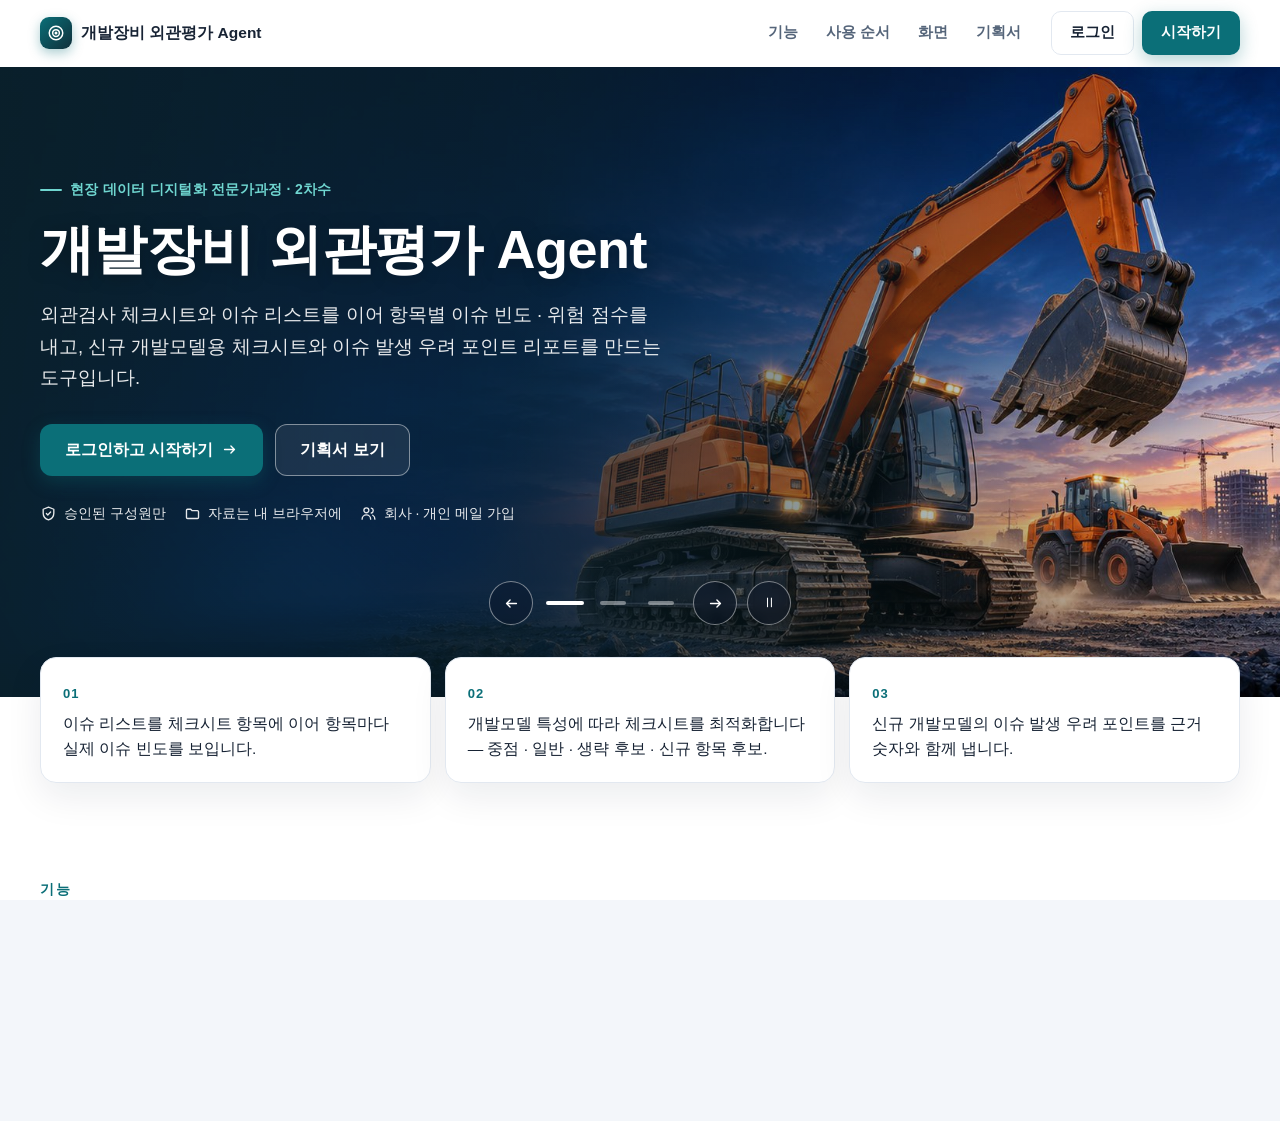
<file: index.html>
<!doctype html>
<html lang="ko">
<head>
  <meta charset="utf-8">
  <meta name="viewport" content="width=device-width, initial-scale=1">
  <title>개발장비 외관평가 Agent — v2.0</title>
  <!-- seo-kit: 공유 미리보기 · 아이콘(주소를 옮기면 아래 주소 3곳을 내 주소로) -->
  <link rel="canonical" href="https://data10-04.jobability.co.kr/">
  <meta property="og:type" content="website">
  <meta property="og:site_name" content="개발장비 외관평가 Agent">
  <meta property="og:title" content="개발장비 외관평가 Agent">
  <meta property="og:description" content="외관검사 체크시트와 이슈 리스트를 이어 항목별 이슈 빈도 · 위험 점수를 내고, 신규 개발모델용 체크시트와 이슈 발생 우려 포인트 리포트를 만드는 도구입니다.">
  <meta property="og:url" content="https://data10-04.jobability.co.kr/">
  <meta property="og:image" content="https://data10-04.jobability.co.kr/og-image.png">
  <meta property="og:image:secure_url" content="https://data10-04.jobability.co.kr/og-image.png">
  <meta property="og:image:type" content="image/png">
  <meta property="og:image:width" content="1200">
  <meta property="og:image:height" content="630">
  <meta property="og:image:alt" content="개발장비 외관평가 Agent">
  <meta property="og:locale" content="ko_KR">
  <meta name="twitter:card" content="summary_large_image">
  <meta name="twitter:title" content="개발장비 외관평가 Agent">
  <meta name="twitter:description" content="외관검사 체크시트와 이슈 리스트를 이어 항목별 이슈 빈도 · 위험 점수를 내고, 신규 개발모델용 체크시트와 이슈 발생 우려 포인트 리포트를 만드는 도구입니다.">
  <meta name="twitter:image" content="https://data10-04.jobability.co.kr/og-image.png">
  <link rel="icon" href="favicon.svg" type="image/svg+xml">
  <!-- /seo-kit -->
  <meta name="description" content="외관검사 체크시트와 이슈 리스트를 이어 항목별 이슈 빈도·최근성·심각도 점수를 내고, 신규 개발모델용 체크시트(중점·일반·생략 후보·신규 항목 후보)와 이슈 발생 우려 포인트 리포트를 만드는 브라우저 도구">
  <meta name="robots" content="noindex">
  <!-- fresh-guard v3 (2026-10-21) — 배포 직후에도 강력 새로고침 없이 새 화면을 보이게 한다.
       GitHub Pages 는 HTML 을 max-age=600 으로 준다. 브라우저도, GitHub 앞단 캐시(Fastly)도 그동안 옛 HTML 을 줄 수 있다
       (Cloudflare 는 HTML 을 캐시하지 않는다 — cf-cache-status: DYNAMIC 실측).
       여기서 하는 일: 지금 화면의 Last-Modified(document.lastModified)와 서버의 최신 값(HEAD)을 비교해,
       서버 쪽이 새로우면 「?_fg=<판>」을 붙인 주소로 한 번 옮겨 간다. 질의가 붙은 주소는 브라우저 캐시에도 Fastly 캐시에도
       없어 반드시 새 판이 온다(실측 x-cache: MISS). 붙은 _fg 는 새 화면이 뜨자마자 주소창에서 지운다. 같은 판으로 두 번 돌지 않는다.
       v2: 열 때만이 아니라 앱 안 메뉴 이동(pushState·hashchange·popstate) 때도 15초에 한 번까지 다시 잰다(열어 둔 탭).
       v3: location.reload() 대신 질의 붙은 주소로 — reload 가 Fastly 에 남은 옛 판을 다시 받아 멈추던 것(10-21 build-data 강의안).
       탭 전환·포커스로는 옮기지 않는다(입력 유실). ETag 는 Cloudflare 가 지워서 쓸 수 없다. 원본: dreamit-1000/scripts/fresh-guard/guard.html -->
  <script>(function(){try{var L=location,P='_fg',h=window.history,q=L.search;if(/[?&]_fg=/.test(q)&&h&&h.replaceState){q=q.replace(/([?&])_fg=[^&]*&?/,'$1').replace(/[?&]$/,'');h.replaceState(h.state,'',L.pathname+q+L.hash);}var d=Date.parse(document.lastModified),u=L.pathname+L.search,k='__fresh_guard',t=0;if(!d||!window.fetch||!window.sessionStorage)return;var g=function(s,v){return s+(s.indexOf('?')<0?'?':'&')+P+'='+v;};var c=function(){var n=Date.now();if(n-t<15000)return;t=n;fetch(g(u,n),{method:'HEAD',cache:'no-store'}).then(function(r){var lm=r.headers.get('last-modified'),f=lm&&Date.parse(lm);if(!f||f<=d+1000)return;if(sessionStorage.getItem(k)===lm)return;sessionStorage.setItem(k,lm);L.replace(g(L.pathname+L.search,f)+L.hash);})['catch'](function(){});};c();var p=h&&h.pushState;if(p)h.pushState=function(){var x=p.apply(this,arguments);c();return x;};addEventListener('hashchange',c);addEventListener('popstate',c);}catch(e){}})();</script>
  <link rel="stylesheet" href="css/style.css?v=2026-11-11.8">
  <!-- auth-kit: 로그인 전에는 도구 화면을 감춘다(js/auth.js 가 판정 뒤 푼다) -->
  <script>document.documentElement.classList.add('auth-lock')</script>
  <link rel="stylesheet" href="css/auth.css?v=2026-11-11.8">
  <link rel="stylesheet" href="css/board.css?v=2026-11-11.8">
  <!-- /auth-kit -->
</head>
<body>
  <a class="skip" href="#main">본문으로 건너뛰기</a>
  <div class="shell">
    <aside class="side" aria-label="주 메뉴">
      <a class="brand" href="#/import">
        <span class="brand-mark" aria-hidden="true">외관</span>
        <span class="brand-text">
          <span class="brand-name">외관평가 Agent</span>
          <span class="brand-sub">data10-04 · v2.0</span>
        </span>
      </a>
      <nav class="nav" id="nav"></nav>
    </aside>

    <div class="body">
      <header class="topbar">
        <a class="scope-chip" id="dataChip" href="#/import"></a>
        <span class="topbar-note" id="storeNote"></span>
      </header>
      <div id="sampleBanner" class="sample-banner" hidden></div>
      <main id="main" class="main" tabindex="-1"></main>
      <footer class="site-footer">
        v2.0 · 파일과 데이터는 이 브라우저 안에서만 읽고 저장합니다(서버로 보내지 않음) · AI 자동 보내기는 설정한 경우에만
      </footer>
    </div>
  </div>

  <div id="toast" class="toast" role="status" aria-live="polite" hidden></div>

  <!-- 로컬 파일(file://)로 열어도 돌도록 module 이 아닌 일반 스크립트로 불러옵니다 -->
  <script src="vendor/xlsx.full.min.js?v=2026-11-11.8"></script>
  <script src="js/logic.js?v=2026-11-11.8"></script>
  <script src="js/sample-data.js?v=2026-11-11.8"></script>
  <script src="js/store.js?v=2026-11-11.8"></script>
  <script src="js/ai-endpoint.js?v=2026-11-11.8"></script>
  <script src="js/ai-panel.js?v=2026-11-11.8"></script>
  <script src="js/app.js?v=2026-11-11.8"></script>
  <!-- auth-kit: 로그인 · 사용 신청 · 승인(정본 data10-00/kit/auth) -->
  <script src="vendor/supabase.js?v=2026-11-11.8"></script>
  <script src="js/auth-config.js?v=2026-11-11.8"></script>
  <script src="js/board.js?v=2026-11-11.8"></script>
  <script src="js/auth.js?v=2026-11-11.8"></script>
  <!-- /auth-kit -->
</body>
</html>
</file>
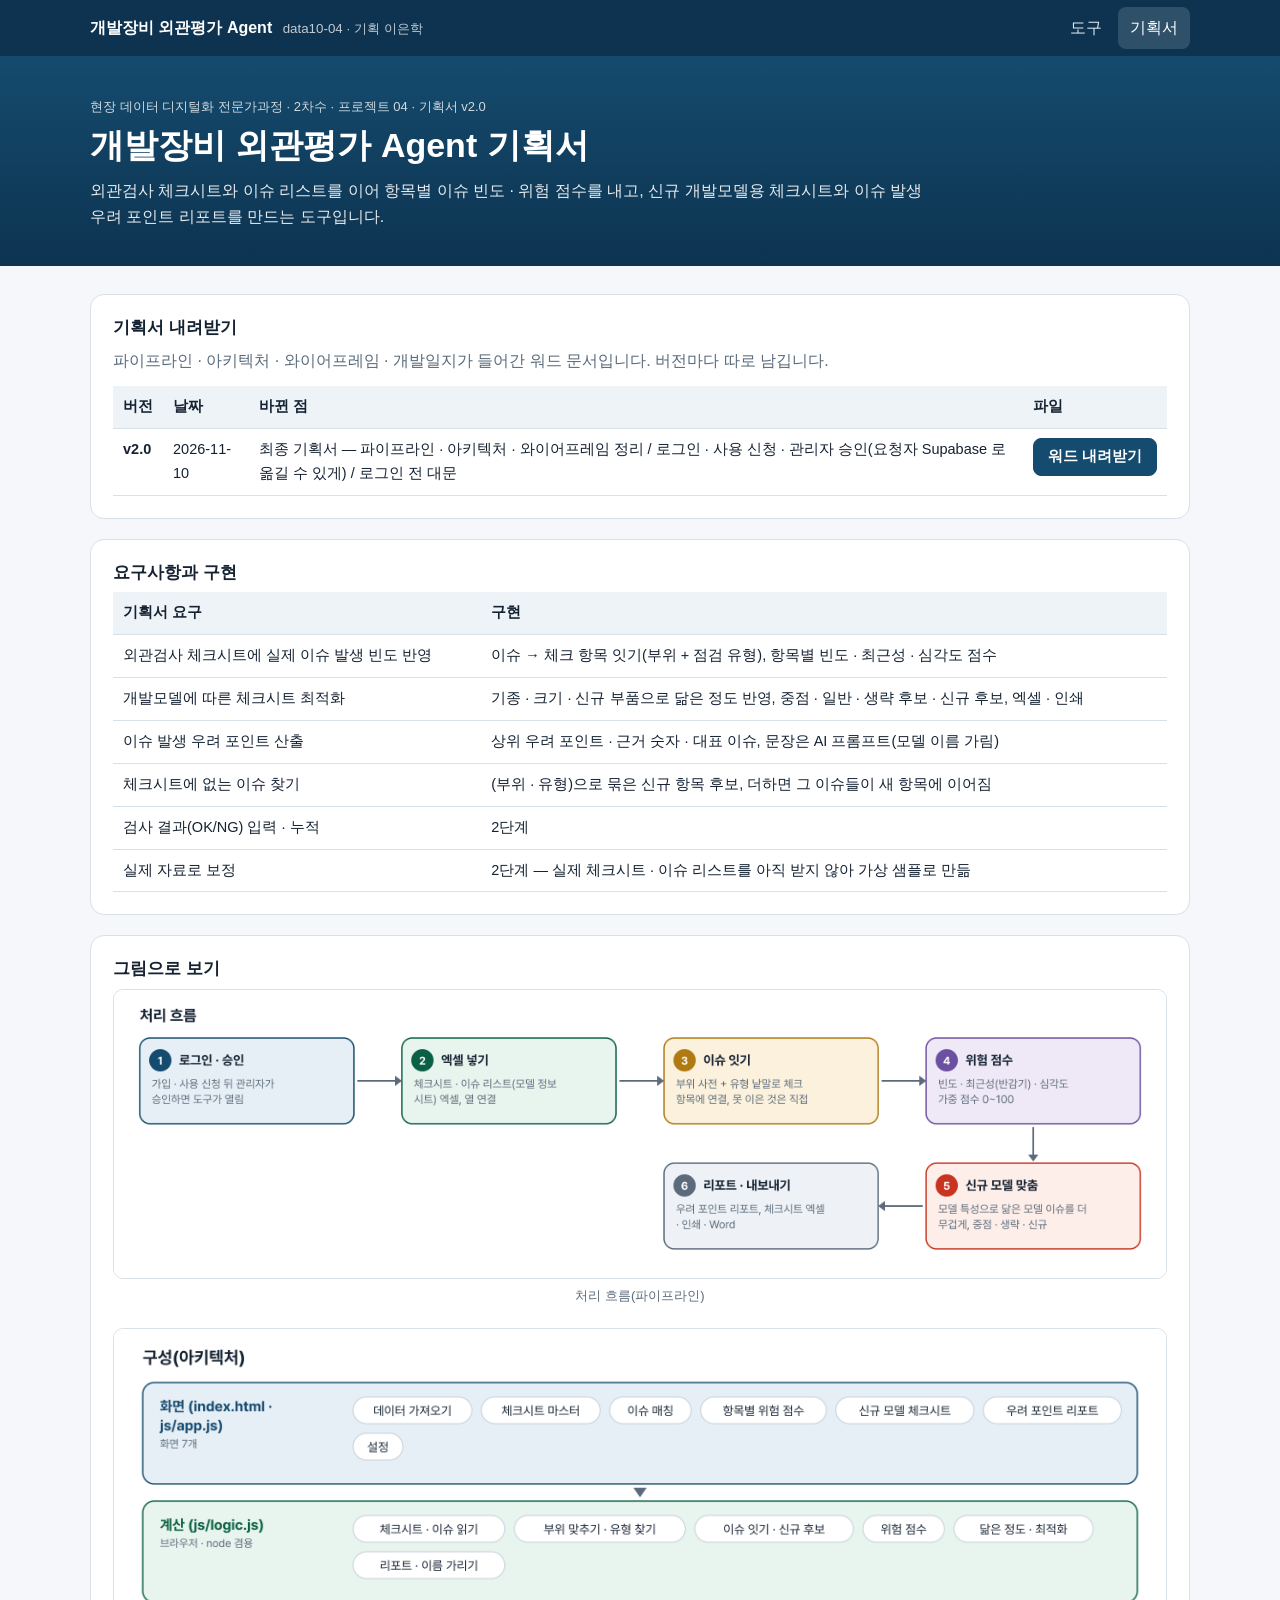
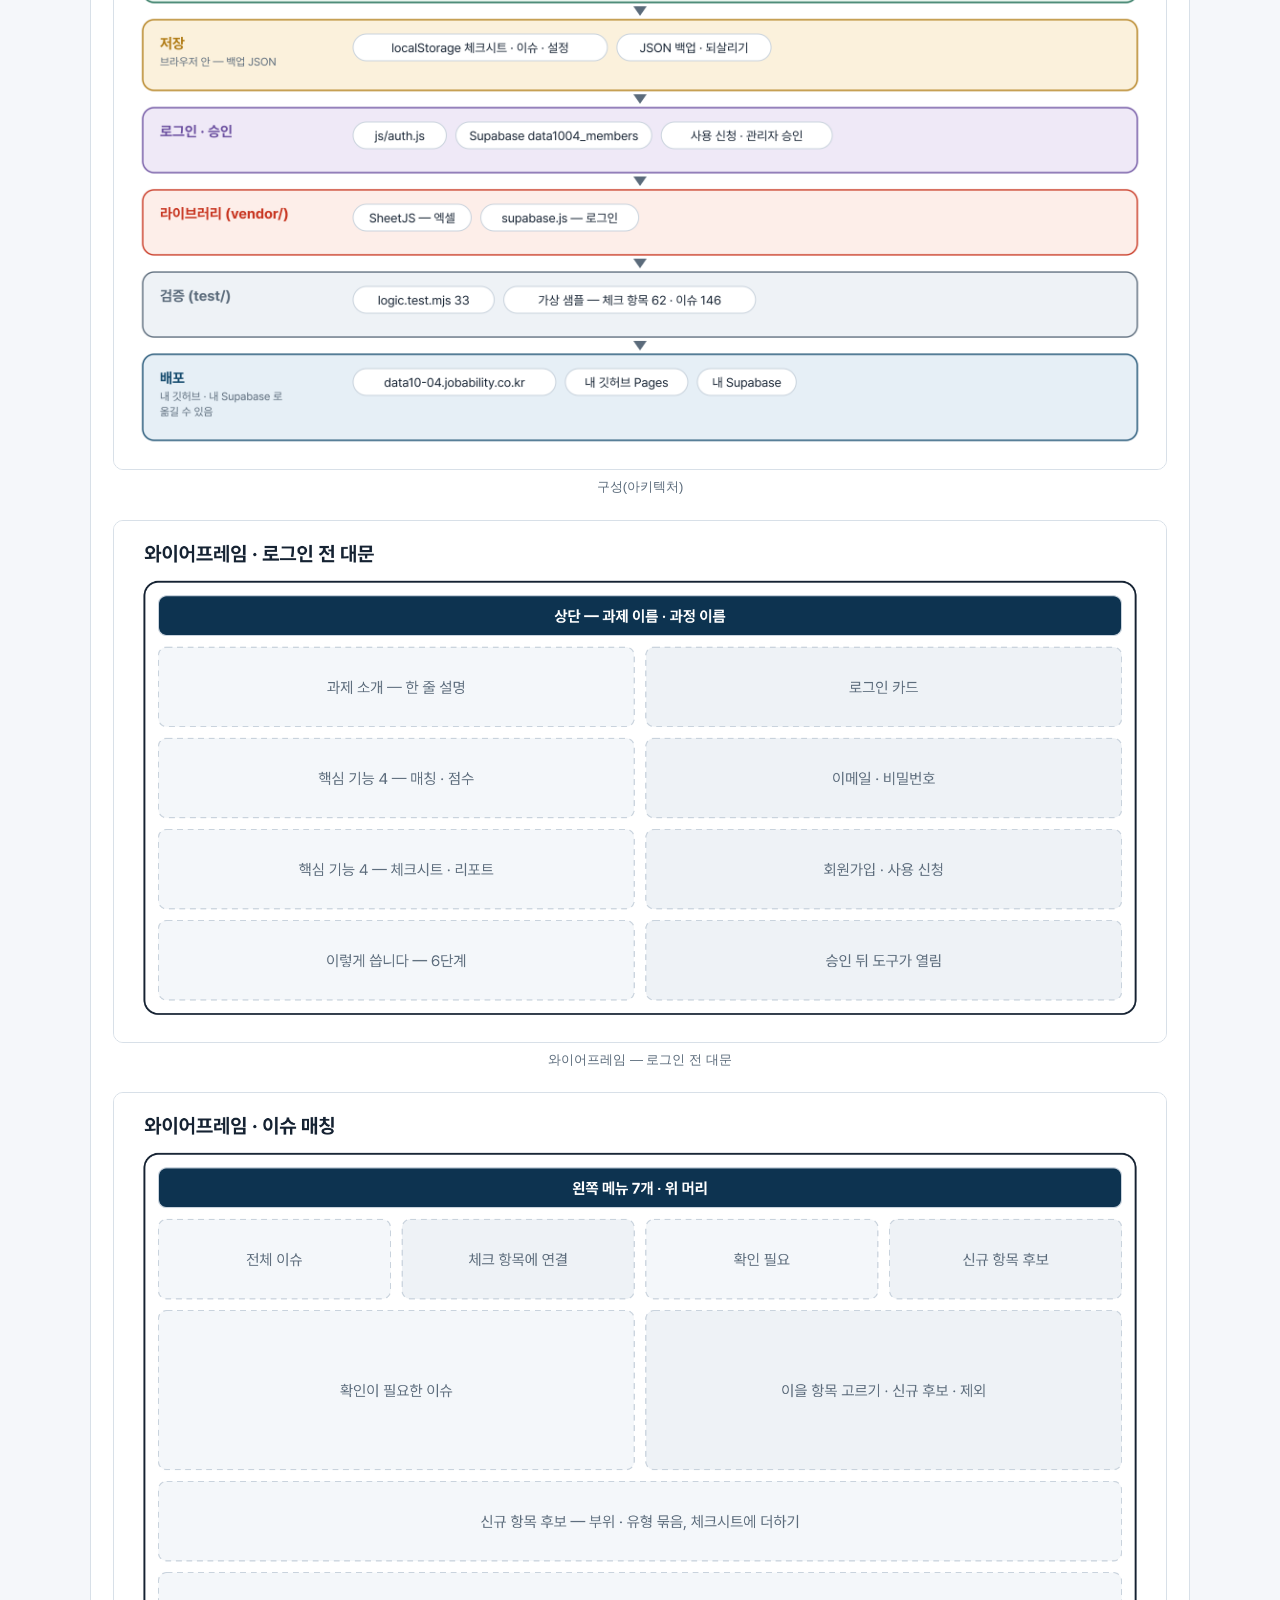
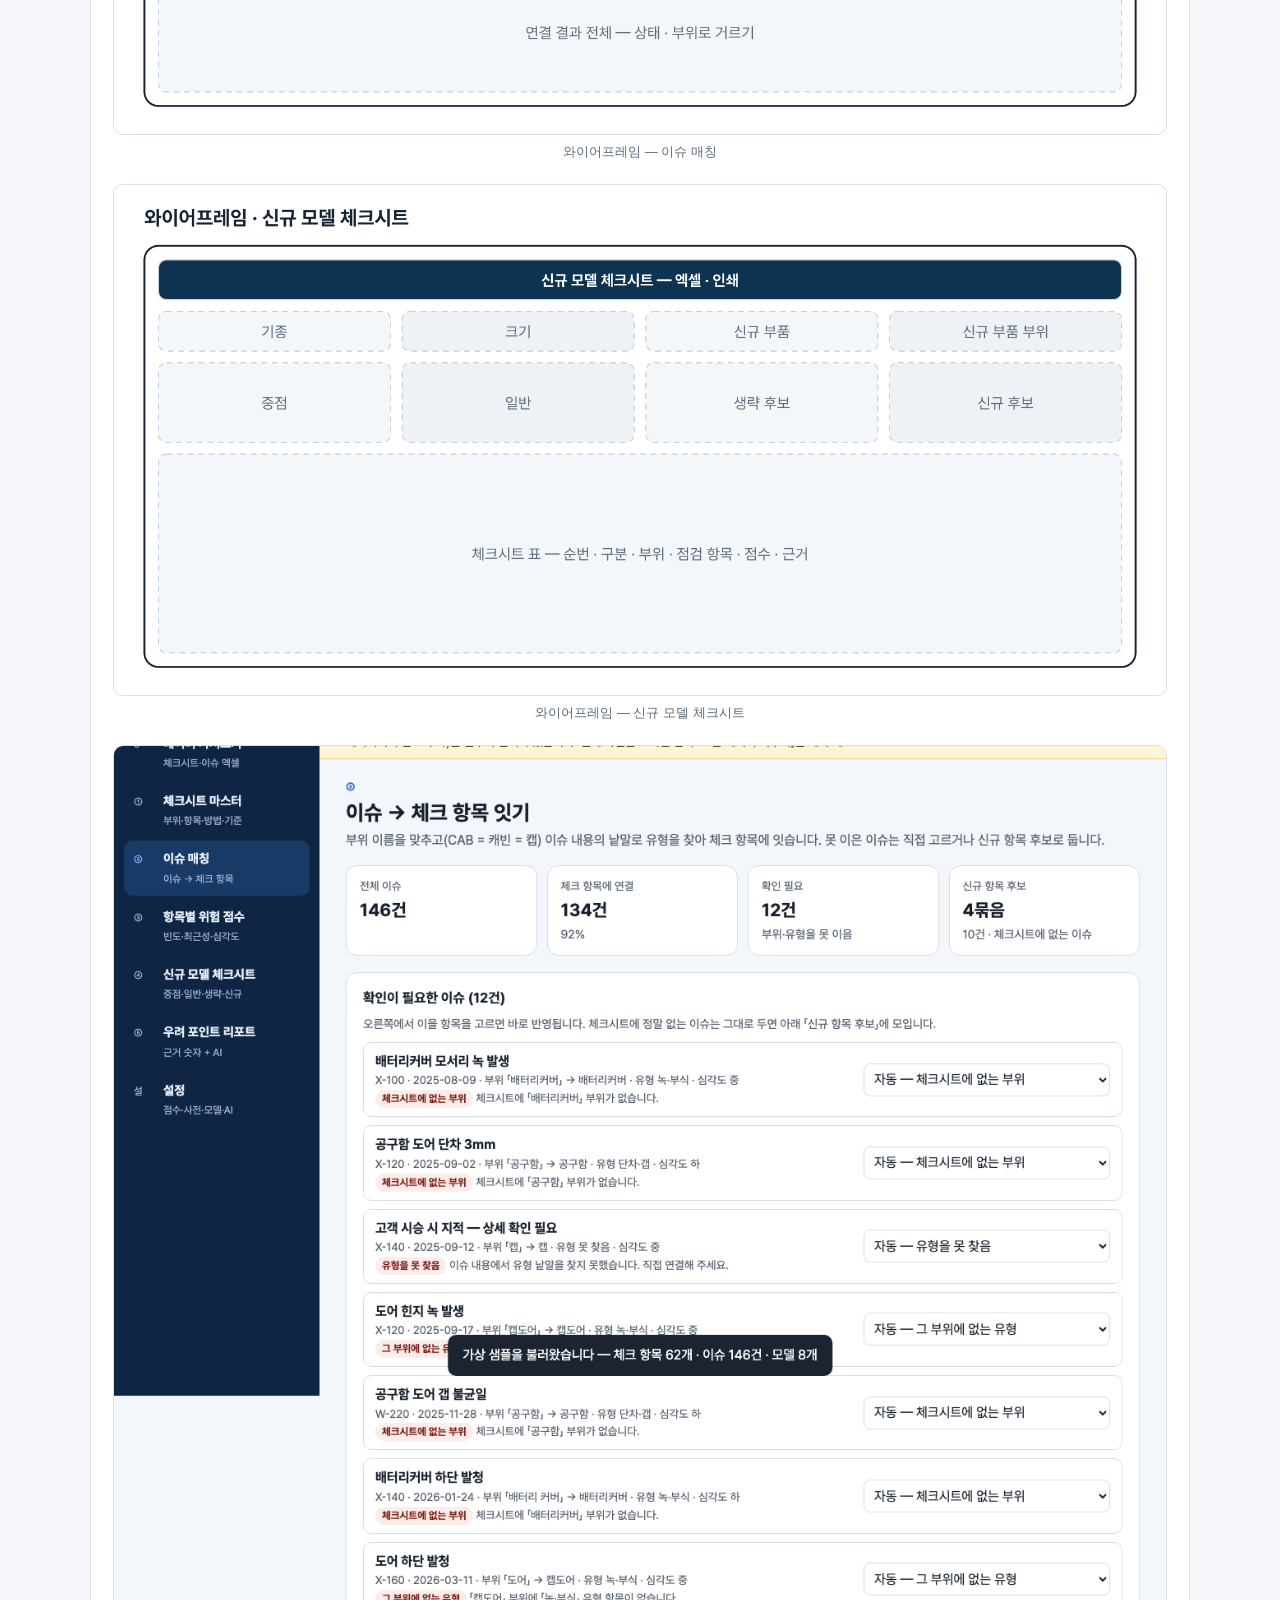
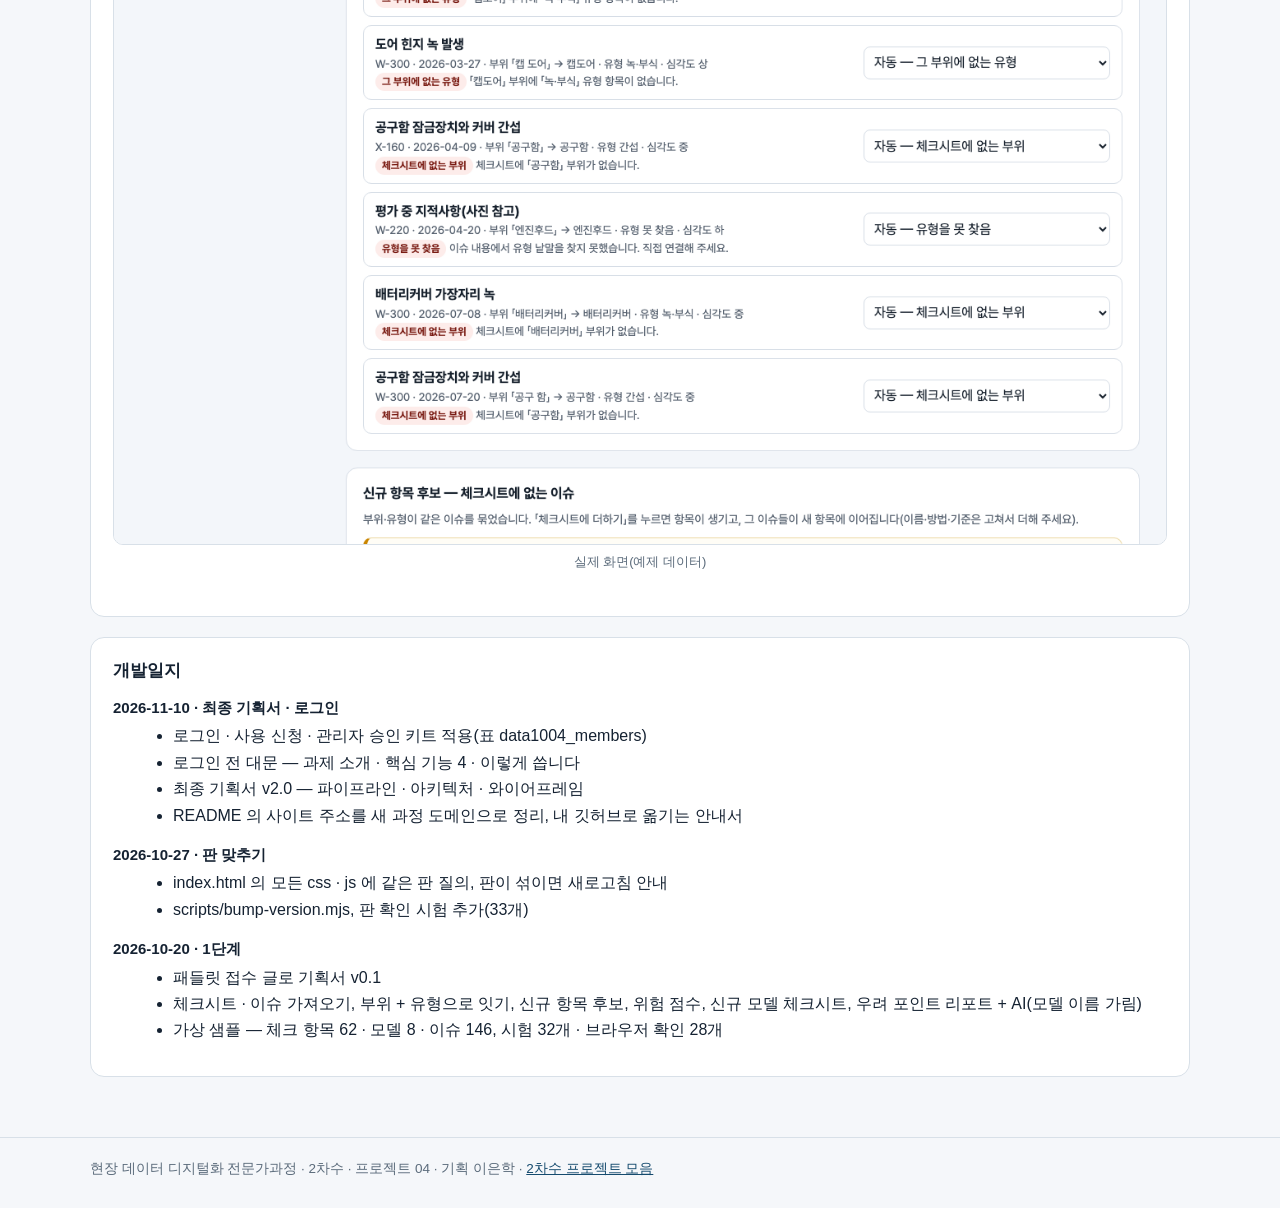
<file: plan.html>
<!DOCTYPE html>
<html lang="ko">
<head>
<meta charset="UTF-8">
<meta name="viewport" content="width=device-width, initial-scale=1.0">
<title>기획서 — 개발장비 외관평가 Agent</title>
<meta name="robots" content="index,follow">
<link rel="icon" href="favicon.svg" type="image/svg+xml">
<link rel="stylesheet" href="css/style.css">
<style>
.plan-figs figure{margin:0 0 22px;} .plan-figs img{width:100%;height:auto;border:1px solid var(--line);border-radius:10px;background:#fff;}
.plan-figs figcaption{font-size:13px;color:var(--sub);text-align:center;margin-top:6px;}
.plan td{white-space:normal;} .plan td .btn{min-height:36px;white-space:nowrap;}
h3{font-size:15px;margin:16px 0 6px;} main ul{margin:0 0 10px 20px;}
:root{--ink:#152232;--sub:#5b6b7b;--line:#d8e0e8;--brand:#154b6e;--bg:#f5f7fa;--container-pad:20px}
@media (min-width:640px){:root{--container-pad:28px}} @media (min-width:1024px){:root{--container-pad:40px}}
*{box-sizing:border-box} body{margin:0;background:var(--bg);color:var(--ink);font:16px/1.65 Pretendard,'Apple SD Gothic Neo','Malgun Gothic',sans-serif;word-break:keep-all;overflow-wrap:break-word}
a{color:var(--brand)} .wrap,.topnav-inner{max-width:calc(1100px + 2*var(--container-pad));margin:0 auto;padding:0 var(--container-pad)}
.topnav{background:#0d3350;color:#fff;position:sticky;top:0;z-index:5} .topnav-inner{display:flex;flex-wrap:wrap;align-items:center;justify-content:space-between;gap:8px;min-height:56px}
.topnav-brand{color:#fff;text-decoration:none;font-weight:700} .topnav-brand small{font-weight:400;opacity:.75;margin-left:6px}
.topnav-links{list-style:none;display:flex;gap:4px;margin:0;padding:0} .topnav-links a{color:#dbe7f0;text-decoration:none;padding:8px 12px;border-radius:8px;display:block} .topnav-links a.active,.topnav-links a:hover{background:rgba(255,255,255,.14);color:#fff}
.hero{background:linear-gradient(180deg,#154b6e,#0d3350);color:#fff;padding:40px 0 36px} .hero h1{margin:6px 0 10px;font-size:clamp(24px,3.4vw,34px);color:#fff} .hero p{margin:0;opacity:.9;max-width:860px} .eyebrow{font-size:13px;opacity:.8}
main{padding:28px 0 40px} .card{background:#fff;border:1px solid var(--line);border-radius:14px;padding:22px;margin:0 0 20px} .sub{color:var(--sub)}
.tablewrap{overflow-x:auto} table{border-collapse:collapse;width:100%;font-size:14.5px} th,td{border-bottom:1px solid var(--line);padding:9px 10px;text-align:left;vertical-align:top} th{background:#eef3f7;white-space:nowrap}
.btn{display:inline-flex;align-items:center;justify-content:center;padding:6px 14px;border-radius:8px;border:1px solid var(--brand);text-decoration:none;font-weight:600} .btn.primary{background:var(--brand);color:#fff}
footer{border-top:1px solid var(--line);padding:20px 0 28px;color:var(--sub);font-size:13.5px}
</style>
</head>
<body>
<nav class="topnav" aria-label="주요 메뉴">
  <div class="topnav-inner">
    <a class="topnav-brand" href="index.html">개발장비 외관평가 Agent <small>data10-04 · 기획 이은학</small></a>
    <ul class="topnav-links">
      <li><a href="index.html">도구</a></li>
      <li><a href="plan.html" class="active" aria-current="page">기획서</a></li>
    </ul>
  </div>
</nav>
<header class="hero"><div class="wrap">
  <div class="eyebrow">현장 데이터 디지털화 전문가과정 · 2차수 · 프로젝트 04 · 기획서 v2.0</div>
  <h1>개발장비 외관평가 Agent 기획서</h1>
  <p>외관검사 체크시트와 이슈 리스트를 이어 항목별 이슈 빈도 · 위험 점수를 내고, 신규 개발모델용 체크시트와 이슈 발생 우려 포인트 리포트를 만드는 도구입니다.</p>
</div></header>
<main><div class="wrap">
<div class="card">
  <h2 style="margin-top:0">기획서 내려받기</h2>
  <p class="sub">파이프라인 · 아키텍처 · 와이어프레임 · 개발일지가 들어간 워드 문서입니다. 버전마다 따로 남깁니다.</p>
  <div class="tablewrap plan"><table><thead><tr><th>버전</th><th>날짜</th><th>바뀐 점</th><th>파일</th></tr></thead><tbody><tr><td><b>v2.0</b></td><td>2026-11-10</td><td>최종 기획서 — 파이프라인 · 아키텍처 · 와이어프레임 정리 / 로그인 · 사용 신청 · 관리자 승인(요청자 Supabase 로 옮길 수 있게) / 로그인 전 대문</td><td><a class="btn primary" href="docs/기획서/data10-04_이은학_개발장비외관평가Agent_기획서_v2.0.docx" download>워드 내려받기</a></td></tr></tbody></table></div>
</div>
<div class="card plan">
  <h2 style="margin-top:0">요구사항과 구현</h2>
  <div class="tablewrap"><table><thead><tr><th>기획서 요구</th><th>구현</th></tr></thead><tbody><tr><td>외관검사 체크시트에 실제 이슈 발생 빈도 반영</td><td>이슈 → 체크 항목 잇기(부위 + 점검 유형), 항목별 빈도 · 최근성 · 심각도 점수</td></tr><tr><td>개발모델에 따른 체크시트 최적화</td><td>기종 · 크기 · 신규 부품으로 닮은 정도 반영, 중점 · 일반 · 생략 후보 · 신규 후보, 엑셀 · 인쇄</td></tr><tr><td>이슈 발생 우려 포인트 산출</td><td>상위 우려 포인트 · 근거 숫자 · 대표 이슈, 문장은 AI 프롬프트(모델 이름 가림)</td></tr><tr><td>체크시트에 없는 이슈 찾기</td><td>(부위 · 유형)으로 묶은 신규 항목 후보, 더하면 그 이슈들이 새 항목에 이어짐</td></tr><tr><td>검사 결과(OK/NG) 입력 · 누적</td><td>2단계</td></tr><tr><td>실제 자료로 보정</td><td>2단계 — 실제 체크시트 · 이슈 리스트를 아직 받지 않아 가상 샘플로 만듦</td></tr></tbody></table></div>
</div>
<div class="card plan-figs"><h2 style="margin-top:0">그림으로 보기</h2><figure><img src="docs/img/pipeline.png" alt="처리 흐름(파이프라인)" loading="lazy"><figcaption>처리 흐름(파이프라인)</figcaption></figure><figure><img src="docs/img/architecture.png" alt="구성(아키텍처)" loading="lazy"><figcaption>구성(아키텍처)</figcaption></figure><figure><img src="docs/img/wireframe-1.png" alt="와이어프레임 — 로그인 전 대문" loading="lazy"><figcaption>와이어프레임 — 로그인 전 대문</figcaption></figure><figure><img src="docs/img/wireframe-2.png" alt="와이어프레임 — 이슈 매칭" loading="lazy"><figcaption>와이어프레임 — 이슈 매칭</figcaption></figure><figure><img src="docs/img/wireframe-3.png" alt="와이어프레임 — 신규 모델 체크시트" loading="lazy"><figcaption>와이어프레임 — 신규 모델 체크시트</figcaption></figure><figure><img src="docs/img/screen.png" alt="실제 화면(예제 데이터)" loading="lazy"><figcaption>실제 화면(예제 데이터)</figcaption></figure></div>
<div class="card"><h2 style="margin-top:0">개발일지</h2><h3>2026-11-10 · 최종 기획서 · 로그인</h3><ul><li>로그인 · 사용 신청 · 관리자 승인 키트 적용(표 data1004_members)</li><li>로그인 전 대문 — 과제 소개 · 핵심 기능 4 · 이렇게 씁니다</li><li>최종 기획서 v2.0 — 파이프라인 · 아키텍처 · 와이어프레임</li><li>README 의 사이트 주소를 새 과정 도메인으로 정리, 내 깃허브로 옮기는 안내서</li></ul><h3>2026-10-27 · 판 맞추기</h3><ul><li>index.html 의 모든 css · js 에 같은 판 질의, 판이 섞이면 새로고침 안내</li><li>scripts/bump-version.mjs, 판 확인 시험 추가(33개)</li></ul><h3>2026-10-20 · 1단계</h3><ul><li>패들릿 접수 글로 기획서 v0.1</li><li>체크시트 · 이슈 가져오기, 부위 + 유형으로 잇기, 신규 항목 후보, 위험 점수, 신규 모델 체크시트, 우려 포인트 리포트 + AI(모델 이름 가림)</li><li>가상 샘플 — 체크 항목 62 · 모델 8 · 이슈 146, 시험 32개 · 브라우저 확인 28개</li></ul></div>
</div></main>
<footer><div class="wrap">현장 데이터 디지털화 전문가과정 · 2차수 · 프로젝트 04 · 기획 이은학 · <a href="https://data10-00.jobability.co.kr/">2차수 프로젝트 모음</a></div></footer>
</body>
</html>
</file>
<file: css/style.css>
/* 개발장비 외관평가 Agent — 1단계 화면 스타일
   뼈대(짙은 남색 왼쪽 메뉴 + 밝은 본문)는 data09-25 에서 가져왔습니다.
   360px 까지 반응형, 좁은 화면에서는 왼쪽 메뉴가 위쪽 메뉴로 바뀝니다. 구분 색은 --tier-* 변수. */
:root {
  --container-pad: 16px;
  --bg: #f3f6fa;
  --surface: #ffffff;
  --text: #16202c;
  --muted: #56616f;
  --line: #d6dde6;
  --primary: #2f73d9;
  --primary-dark: #215cb4;
  --primary-soft: #e8f0fc;
  --on-primary: #ffffff;
  --side: #0f2544;
  --side-2: #183a66;
  --on-side: #e7eef8;
  --on-side-muted: #9fb2cc;
  --danger: #b3261e;
  --warn-bg: #fff4d6;
  --ok: #1b6e3a;
  --fact: #1b6e3a;
  --obs: #8a4b00;
  --radius: 10px;
  --series-1: #2a78d6;    /* 양품·시간당 양품 */
  --series-2: #eb6834;    /* 폐기율 */
  --series-3: #1baf7a;    /* 달성률 */
  --series-plan: #9aa7b8; /* 계획수량(중립 회색) */
  --caution-bg: #fff4d6;
  --caution: #6b4d00;
}
@media (min-width: 640px) { :root { --container-pad: 24px; } }
@media (min-width: 1024px) { :root { --container-pad: 32px; } }

*, *::before, *::after { box-sizing: border-box; }
html { -webkit-text-size-adjust: 100%; }
body {
  margin: 0;
  background: var(--bg);
  color: var(--text);
  font-family: "Pretendard", "Apple SD Gothic Neo", "Malgun Gothic", "Noto Sans KR", system-ui, sans-serif;
  font-size: 16px;
  line-height: 1.6;
  word-break: keep-all;
  overflow-wrap: break-word;
}
button, input, select, textarea { font: inherit; color: inherit; }
input[type="file"] { max-width: 100%; }
img { max-width: 100%; display: block; }
h1, h2, h3 { line-height: 1.3; margin: 0 0 .5em; }
h1 { font-size: 1.6rem; }
h2 { font-size: 1.2rem; }
h3 { font-size: 1.05rem; }
p { margin: 0 0 .75em; }
a { color: var(--primary); }
.sr { position: absolute; width: 1px; height: 1px; overflow: hidden; clip: rect(0 0 0 0); white-space: nowrap; }
.skip { position: absolute; left: -999px; }
.skip:focus { left: 8px; top: 8px; background: #fff; padding: 8px; z-index: 50; }
[hidden] { display: none !important; }

/* ── 뼈대: 사이드바 + 본문 ─────────────────── */
.shell { display: grid; grid-template-columns: 250px minmax(0, 1fr); min-height: 100vh; }
.side { background: var(--side); color: var(--on-side); padding: 20px 12px; position: sticky; top: 0; height: 100vh; overflow-y: auto; }
.brand { display: flex; align-items: center; gap: 10px; text-decoration: none; color: var(--on-side); padding: 0 8px 18px; }
.brand-mark { font-weight: 800; font-size: 1.4rem; letter-spacing: .02em; }
.brand-text { display: flex; flex-direction: column; min-width: 0; }
.brand-name { font-weight: 800; font-size: 1.05rem; }
.brand-sub { font-size: .78rem; color: var(--on-side-muted); }
.nav { display: flex; flex-direction: column; gap: 4px; }
.nav a {
  display: grid; grid-template-columns: 28px minmax(0, 1fr); gap: 2px 8px; align-items: baseline;
  padding: 10px 12px; border-radius: var(--radius); color: var(--on-side); text-decoration: none;
}
.nav a .no { font-size: .78rem; color: var(--on-side-muted); }
.nav a .t { font-weight: 700; font-size: .95rem; }
.nav a .s { grid-column: 2; font-size: .78rem; color: var(--on-side-muted); }
.nav a:hover { background: rgba(255, 255, 255, .06); }
.nav a[aria-current="page"] { background: var(--side-2); }
.nav a[aria-current="page"] .no { color: #7fb0ff; }

.body { min-width: 0; display: flex; flex-direction: column; }
.topbar {
  display: flex; flex-wrap: wrap; align-items: center; gap: 8px 16px;
  padding: 12px var(--container-pad); background: var(--surface); border-bottom: 1px solid var(--line);
  position: sticky; top: 0; z-index: 10;
}
.scope-chip {
  display: inline-flex; flex-wrap: wrap; gap: 2px 8px; align-items: center; min-width: 0; max-width: 100%;
  padding: 6px 14px; border-radius: 16px; background: var(--primary-soft); border: 1px solid #c3d6f3;
  color: #17427e; font-weight: 700; font-size: .9rem; text-decoration: none;
}
.scope-chip .dim { font-weight: 500; color: var(--muted); }
.topbar-note { margin-left: auto; font-size: .85rem; color: var(--muted); }
.sample-banner { background: var(--warn-bg); border-bottom: 1px solid #e8cf85; color: #5a4400; font-size: .92rem; padding: 8px var(--container-pad); }
.main { padding: 24px var(--container-pad) 48px; width: 100%; max-width: calc(1280px + 2 * var(--container-pad)); }
.main:focus { outline: none; }
.site-footer { margin-top: auto; border-top: 1px solid var(--line); background: var(--surface); color: var(--muted); font-size: .85rem; padding: 14px var(--container-pad); }

@media (max-width: 1023px) {
  .shell { grid-template-columns: minmax(0, 1fr); }
  .side { position: static; height: auto; padding: 12px var(--container-pad); }
  .brand { padding: 0 0 10px; }
  .nav { flex-direction: row; flex-wrap: wrap; gap: 4px; }
  .nav a { display: inline-flex; gap: 6px; padding: 6px 10px; }
  .nav a .s { display: none; }
  .topbar { position: static; }
}

/* ── 공통 부품 ─────────────────────────── */
.stage { font-size: .8rem; font-weight: 800; color: var(--primary); letter-spacing: .04em; margin-bottom: 4px; }
.page-head { display: flex; flex-wrap: wrap; align-items: flex-end; gap: 8px 16px; margin-bottom: 18px; }
.page-head .titles { margin-right: auto; min-width: 0; }
.page-head h1 { margin: 0; }
.page-head .lead { color: var(--muted); margin: 4px 0 0; }
.card { background: var(--surface); border: 1px solid var(--line); border-radius: 14px; padding: 20px; margin-bottom: 20px; min-width: 0; }
.card > h2 { font-size: 1.05rem; }
.note { color: var(--muted); font-size: .9rem; }
.grid-2 { display: grid; grid-template-columns: repeat(2, minmax(0, 1fr)); gap: 20px; }
@media (max-width: 900px) { .grid-2 { grid-template-columns: minmax(0, 1fr); } }

.btn {
  display: inline-flex; align-items: center; justify-content: center; gap: 8px;
  min-height: 44px; padding: 8px 16px; border-radius: var(--radius);
  border: 1px solid var(--line); background: var(--surface); cursor: pointer; font-weight: 700; text-decoration: none; color: var(--text);
}
.btn:hover { border-color: var(--primary); }
.btn:disabled { opacity: .5; cursor: not-allowed; }
.btn-primary { background: var(--primary); color: var(--on-primary); border-color: var(--primary); }
.btn-primary:hover { background: var(--primary-dark); }
.btn-danger { color: var(--danger); border-color: var(--danger); }
.btn-sm { min-height: 36px; padding: 4px 12px; font-size: .9rem; }
.btn-big { min-height: 52px; font-size: 1.05rem; padding: 12px 28px; }
.btn-row { display: flex; flex-wrap: wrap; gap: 8px; }

/* 선택 칸(Scope Setup) */
.seg { display: flex; flex-wrap: wrap; gap: 8px; }
.opt-grid { display: grid; grid-template-columns: repeat(auto-fill, minmax(180px, 1fr)); gap: 10px; }
.opt {
  position: relative; display: flex; gap: 10px; align-items: flex-start; padding: 10px 12px; min-height: 52px;
  border: 1px solid var(--line); border-radius: var(--radius); background: var(--surface); cursor: pointer; min-width: 0;
}
.opt input { margin-top: 4px; flex: none; width: 18px; height: 18px; accent-color: var(--primary); }
.opt .t { font-weight: 700; display: block; }
.opt .s { font-size: .8rem; color: var(--muted); display: block; }
.opt:has(input:checked) { background: var(--primary-soft); border-color: #9dbdf0; }
.opt .avail { font-size: .78rem; color: var(--muted); }
.opt .avail.zero { color: var(--obs); }
.summary { display: grid; grid-template-columns: max-content minmax(0, 1fr); gap: 6px 16px; margin: 0; }
.summary dt { color: var(--muted); font-size: .9rem; }
.summary dd { margin: 0; font-weight: 700; min-width: 0; }
.scope-id { font-family: ui-monospace, Menlo, Consolas, monospace; font-size: 1.15rem; color: #17427e; }

/* 양식 */
.form-grid { display: grid; grid-template-columns: repeat(3, minmax(0, 1fr)); gap: 14px 18px; }
.form-grid .span-all { grid-column: 1 / -1; }
@media (max-width: 1100px) { .form-grid { grid-template-columns: repeat(2, minmax(0, 1fr)); } }
@media (max-width: 560px) { .form-grid { grid-template-columns: minmax(0, 1fr); } }
.field { display: flex; flex-direction: column; gap: 4px; min-width: 0; }
.field > span { font-weight: 700; font-size: .9rem; }
.field > span .req { color: var(--danger); margin-left: 4px; }
.field input, .field select, .field textarea {
  width: 100%; min-height: 44px; padding: 8px 10px; border: 1px solid var(--line); border-radius: var(--radius); background: var(--surface);
}
.field textarea { min-height: 80px; resize: vertical; }
.field .hint { font-size: .82rem; color: var(--muted); }
.field .err { color: var(--danger); font-size: .88rem; }
.field.invalid input, .field.invalid select, .field.invalid textarea { border-color: var(--danger); }
fieldset.block { border: 1px solid var(--line); border-radius: 14px; padding: 16px 18px 18px; margin: 0 0 18px; background: var(--surface); min-width: 0; }
fieldset.block legend { font-weight: 800; padding: 0 6px; }
details.block { border: 1px solid var(--line); border-radius: 14px; padding: 8px 18px; margin: 0 0 10px; background: var(--surface); min-width: 0; }
details.block[open] { padding-bottom: 16px; }
details.block > summary { font-weight: 800; overflow-wrap: anywhere; }
.view-toggle { display: inline-flex; border: 1px solid var(--line); border-radius: 10px; overflow: hidden; }
.view-toggle button { border: 0; background: var(--surface); padding: 6px 14px; font: inherit; cursor: pointer; min-height: 36px; }
.view-toggle button[aria-pressed="true"] { background: var(--primary); color: #fff; font-weight: 700; }
table.list.pivot td.label { white-space: nowrap; }
table.list.alias td:first-child { font-weight: 700; }
.kind { display: inline-block; font-size: .75rem; font-weight: 800; padding: 1px 8px; border-radius: 999px; margin-left: 6px; vertical-align: middle; }
.kind.fact { background: #e3f3e8; color: var(--fact); }
.kind.obs { background: #fdf0dc; color: var(--obs); }
.kind.meta { background: #eef1f5; color: var(--muted); }
.submit-bar { display: flex; justify-content: flex-end; gap: 8px; flex-wrap: wrap; position: sticky; bottom: 0; background: var(--bg); padding: 12px 0; }

/* 이미지 목록(등록 화면) */
.media-list { display: grid; grid-template-columns: repeat(auto-fill, minmax(200px, 1fr)); gap: 12px; margin-top: 12px; }
.media-item { border: 1px solid var(--line); border-radius: var(--radius); padding: 8px; display: flex; flex-direction: column; gap: 6px; min-width: 0; background: #fafbfd; }
.media-item .thumb { aspect-ratio: 4 / 3; background: #e9eef4; border-radius: 6px; display: flex; align-items: center; justify-content: center; overflow: hidden; color: var(--muted); font-size: .85rem; text-align: center; padding: 6px; }
.media-item .thumb img { width: 100%; height: 100%; object-fit: contain; }
.media-item select, .media-item input { width: 100%; min-height: 38px; padding: 4px 8px; border: 1px solid var(--line); border-radius: 8px; background: #fff; }

/* 표 */
.table-wrap { overflow-x: auto; border: 1px solid var(--line); border-radius: var(--radius); background: var(--surface); }
table.list { width: 100%; border-collapse: collapse; font-size: .92rem; }
table.list th, table.list td { padding: 8px 10px; border-bottom: 1px solid var(--line); text-align: left; vertical-align: top; }
table.list th { background: #eef2f7; white-space: nowrap; }
table.list td.num, table.list th.num { text-align: right; white-space: nowrap; }
table.list td.zero { color: #a3adba; }
table.list tr.differs td { background: #fffaf0; }
table.list td.blk { color: var(--muted); font-size: .82rem; white-space: nowrap; }
.heat-1 { background: #eef4fd; } .heat-2 { background: #d9e7fb; } .heat-3 { background: #bcd4f7; }

/* 통계 타일 */
.tiles { display: grid; grid-template-columns: repeat(4, minmax(0, 1fr)); gap: 12px; margin-bottom: 20px; }
@media (max-width: 900px) { .tiles { grid-template-columns: repeat(2, minmax(0, 1fr)); } }
.tile { background: var(--surface); border: 1px solid var(--line); border-radius: 14px; padding: 14px 16px; min-width: 0; }
.tile .k { font-size: .85rem; color: var(--muted); }
.tile .v { font-size: 1.6rem; font-weight: 800; }

/* 가져오기 */
.map-grid { display: grid; grid-template-columns: repeat(auto-fill, minmax(260px, 1fr)); gap: 10px 16px; }
.map-row { display: flex; flex-direction: column; gap: 4px; min-width: 0; border: 1px solid var(--line); border-radius: 10px; padding: 8px 10px; background: #fafbfd; }
.map-row .col { font-weight: 800; }
.map-row .ex { font-size: .8rem; color: var(--muted); overflow: hidden; text-overflow: ellipsis; white-space: nowrap; }
.map-row select { min-height: 38px; border: 1px solid var(--line); border-radius: 8px; padding: 4px 8px; background: #fff; width: 100%; }

.alert { padding: 10px 14px; border-radius: var(--radius); margin: 10px 0; }
.alert.warn { background: #fdecea; color: #7a1c14; }
.alert.info { background: #eaf1fa; color: #123a66; }
.empty { text-align: center; padding: 40px 16px; color: var(--muted); }

/* 대화상자·알림 */
.dialog { border: none; border-radius: 12px; padding: 0; width: min(640px, calc(100vw - 32px)); max-height: calc(100vh - 32px); }
.dialog::backdrop { background: rgba(0, 0, 0, .45); }
.dialog-body { padding: 20px; }
.dialog-actions { display: flex; justify-content: flex-end; gap: 8px; margin-top: 16px; flex-wrap: wrap; }
.toast { position: fixed; left: 50%; bottom: 24px; transform: translateX(-50%); background: #1b2430; color: #fff; padding: 12px 18px; border-radius: var(--radius); z-index: 100; max-width: calc(100vw - 32px); }
.toast.error { background: var(--danger); }


/* ── data09-25 에서 이어 온 부품 ─────────────── */
.filters { display: grid; grid-template-columns: repeat(auto-fit, minmax(min(100%, 200px), 1fr)); gap: 12px 16px; align-items: end; }
.filters .span-all { grid-column: 1 / -1; margin: 0; }
h2.sec { font-size: 1.15rem; margin: 4px 0 12px; }
.tile .v { font-size: 1.35rem; }
.map-row.missing { border-color: var(--danger); background: #fdf3f2; }
.map-row .req { color: var(--danger); font-size: .78rem; }
details > summary { cursor: pointer; font-weight: 700; padding: 6px 0; min-height: 32px; }
details.warn-list ul { max-height: 240px; overflow: auto; font-size: .88rem; }
details.card.rules > summary { font-weight: 700; }
.charts { display: grid; grid-template-columns: repeat(2, minmax(0, 1fr)); gap: 16px; margin-bottom: 16px; }
@media (max-width: 900px) { .charts { grid-template-columns: minmax(0, 1fr); } }
.fig { margin: 0; border: 1px solid var(--line); border-radius: var(--radius); padding: 10px 12px; min-width: 0; background: var(--surface); }
.fig figcaption { font-weight: 800; font-size: .92rem; }
svg.chart { width: 100%; height: auto; display: block; }
svg.chart .grid { stroke: #e6eaf0; stroke-width: 1; }
svg.chart .axis { stroke: #b9c2ce; stroke-width: 1; }
svg.chart .tick { fill: var(--muted); font-size: 12px; }
svg.chart .ln { fill: none; stroke-width: 2; stroke-linejoin: round; }
svg.chart .dot { stroke: var(--surface); stroke-width: 2; }
.legend { display: flex; flex-wrap: wrap; gap: 4px 14px; font-size: .82rem; color: var(--muted); min-height: 4px; }
.legend .lg { display: inline-flex; align-items: center; gap: 6px; }
.legend i { width: 12px; height: 12px; border-radius: 3px; display: inline-block; }
table.list tr.sum td { background: #eef2f7; font-weight: 700; }
table.list tr.total td { background: #dfe7f2; }
table.list td.indent { padding-left: 22px; }
table.list.weekly td:last-child { min-width: 220px; }
table.list.items input[type="text"], table.list.items input:not([type]) { width: 100%; min-height: 36px; padding: 4px 6px; border: 1px solid var(--line); border-radius: 8px; }
table.list tr.excluded td { color: #8b95a3; }
.an-list { display: grid; gap: 10px; }
.an { border: 1px solid var(--line); border-left-width: 5px; border-radius: var(--radius); padding: 10px 14px; min-width: 0; }
.an.lv-bad { border-left-color: var(--danger); }
.an.lv-warn { border-left-color: #c98500; }
.an-top { display: flex; flex-wrap: wrap; align-items: center; gap: 4px 8px; }
.an-ev { margin: 6px 0 4px; font-weight: 600; }
.an .note { margin: 2px 0; }
.tag.caution { background: var(--caution-bg); color: var(--caution); }
.drop { display: flex; flex-wrap: wrap; align-items: center; gap: 10px 16px; padding: 22px; border: 2px dashed var(--line); border-radius: 14px; background: #fafbfd; margin-bottom: 12px; }
.drop.over { border-color: var(--primary); background: var(--primary-soft); }
.btn { position: relative; }
.btn input[type="file"] { position: absolute; width: 1px; height: 1px; overflow: hidden; clip: rect(0 0 0 0); }
.steps { margin: 8px 0 12px; padding-left: 22px; }
.mono { font-family: ui-monospace, Menlo, Consolas, monospace; font-size: .85rem; }
textarea { width: 100%; min-height: 120px; padding: 8px 10px; border: 1px solid var(--line); border-radius: var(--radius); background: var(--surface); resize: vertical; }
.paper { padding: 28px; }
.rp h1 { font-size: 1.4rem; }
.rp h2 { font-size: 1.1rem; margin-top: 18px; }
.rp .pre { white-space: pre-line; background: #fafbfd; border: 1px solid var(--line); border-radius: var(--radius); padding: 12px 14px; }
.ai-send { display: inline-flex; align-items: center; flex-wrap: wrap; gap: 4px; }
@media (max-width: 700px) { .paper { padding: 16px; } }

@media print {
  .side, .topbar, .site-footer, .sample-banner, .no-print, .toast, .filters { display: none !important; }
  .shell { display: block; }
  body { background: #fff; font-size: 10.5pt; }
  .main { padding: 0; max-width: none; }
  .card { border: none; padding: 0; }
  .table-wrap { overflow: visible; border: none; }
  table.list th, table.list td { padding: 3px 5px; }
}
.mask-box { border: 1px solid var(--line); border-radius: 12px; padding: 10px 14px; margin: 0 0 12px; background: #fafbfd; }
.mask-box .opt { margin: 0; }


/* ── data10-04 추가 ─────────────────────── */
:root {
  --tier-focus: #b3261e;  --tier-focus-bg: #fdecea;
  --tier-normal: #215cb4; --tier-normal-bg: #e8f0fc;
  --tier-omit: #56616f;   --tier-omit-bg: #eef1f5;
  --tier-new: #7a4a00;    --tier-new-bg: #fff4d6;
}
.tier { display: inline-block; font-size: .78rem; font-weight: 800; padding: 1px 8px; border-radius: 999px; white-space: nowrap; }
.tier.t-focus { background: var(--tier-focus-bg); color: var(--tier-focus); }
.tier.t-normal { background: var(--tier-normal-bg); color: var(--tier-normal); }
.tier.t-omit { background: var(--tier-omit-bg); color: var(--tier-omit); }
.tier.t-new { background: var(--tier-new-bg); color: var(--tier-new); }
.st { display: inline-block; font-size: .78rem; font-weight: 700; padding: 1px 8px; border-radius: 999px; white-space: nowrap; background: #eef1f5; color: var(--muted); }
.st.ok { background: #e3f3e8; color: var(--fact); }
.st.review { background: #fdecea; color: #7a1c14; }
.st.cand { background: var(--tier-new-bg); color: var(--tier-new); }
.bar { display: flex; align-items: center; gap: 6px; min-width: 110px; }
.bar i { display: block; height: 8px; border-radius: 4px; background: var(--primary); flex: none; }
.bar span { font-weight: 700; font-variant-numeric: tabular-nums; }
table.list tr.omit td { color: #7c8694; }
table.list tr.cand td { background: #fffbef; }
table.list td.wrap { min-width: 180px; }
table.list td select { min-height: 36px; max-width: 280px; width: 100%; border: 1px solid var(--line); border-radius: 8px; padding: 2px 6px; background: #fff; }
table.list td input[type="text"], table.list td input:not([type]) { width: 100%; min-width: 90px; min-height: 36px; padding: 4px 6px; border: 1px solid var(--line); border-radius: 8px; }
.cand-list { display: grid; gap: 12px; }
.cand { border: 1px solid #ecd9a6; border-left: 5px solid #c98500; border-radius: var(--radius); padding: 12px 14px; background: #fffdf6; min-width: 0; }
.cand h3 { margin: 0 0 4px; }
.cand ul { margin: 6px 0; padding-left: 20px; font-size: .9rem; }
.cand .form-grid { margin-top: 8px; }
.issue-review { display: grid; gap: 10px; }
.ir { border: 1px solid var(--line); border-radius: var(--radius); padding: 10px 14px; display: grid; grid-template-columns: minmax(0, 1fr) minmax(0, 300px); gap: 8px 16px; align-items: center; }
.ir .meta { font-size: .85rem; color: var(--muted); }
.ir .what { font-weight: 700; }
.ir select { width: 100%; min-height: 40px; border: 1px solid var(--line); border-radius: 8px; padding: 4px 8px; background: #fff; }
@media (max-width: 700px) { .ir { grid-template-columns: minmax(0, 1fr); } }
.part-grid { display: grid; grid-template-columns: repeat(auto-fill, minmax(min(100%, 140px), 1fr)); gap: 8px; }
.part-grid .opt { min-height: 44px; }
.radio-row { display: flex; flex-wrap: wrap; gap: 8px; }
.radio-row .opt { min-height: 44px; }
.legend-tiers { display: flex; flex-wrap: wrap; gap: 6px 14px; font-size: .88rem; color: var(--muted); align-items: center; }
.kv { display: flex; flex-wrap: wrap; gap: 4px 14px; font-size: .9rem; color: var(--muted); }
.kv b { color: var(--text); }
.print-title { display: none; }
@media print {
  .print-title { display: block; }
  .tier { border: 1px solid currentColor; }
  .rp h2 { break-after: avoid; }
  table.list tr { break-inside: avoid; }
}
</file>
<file: css/auth.css>
/* data10 로그인 키트 — 정본: data10-00/kit/auth/css/auth.css (사본을 직접 고치지 말 것)
   로그인 전 대문 · 사용 신청 · 승인 대기 · 구성원 관리 창. 클래스는 모두 ag- / auth- 로 시작해 도구 화면과 섞이지 않는다. */
:root {
  --ag-ink: #172334; --ag-sub: #55657a; --ag-line: #d6dee8; --ag-bg: #f3f6f9;
  --ag-navy: #13274b; --ag-navy-2: #0c1b36; --ag-brand: #1f5fa8; --ag-brand-d: #174a84;
  --ag-ok: #1b6e3a; --ag-ok-bg: #e5f3ea; --ag-err: #b3261e; --ag-err-bg: #fdecea; --ag-warn: #7a5200; --ag-warn-bg: #fff4d6;
  --ag-accent: #a9c2e2;
  --ag-pad: 20px;
}
@media (min-width: 640px) { :root { --ag-pad: 28px; } }
@media (min-width: 1024px) { :root { --ag-pad: 40px; } }

/* 로그인 전에는 도구 화면을 감춘다(자리는 그대로 — 그래프 폭 계산이 흔들리지 않게 visibility) */
html.auth-lock body > *:not(#authGate) { visibility: hidden; }
html.auth-lock body { overflow: hidden; }

.ag {
  position: fixed; inset: 0; z-index: 2000; overflow-y: auto; -webkit-overflow-scrolling: touch;
  background: var(--ag-bg); color: var(--ag-ink);
  font: 16px/1.65 Pretendard, 'Apple SD Gothic Neo', 'Malgun Gothic', 'Noto Sans KR', sans-serif;
  word-break: keep-all; overflow-wrap: break-word;
}
.ag[hidden] { display: none; }
.ag *, .ag *::before, .ag *::after, .ag-modal * { box-sizing: border-box; }

.ag-wrap {
  max-width: calc(1180px + 2 * var(--ag-pad)); margin: 0 auto; padding: 0 var(--ag-pad);
  display: grid; grid-template-columns: minmax(0, 1fr); gap: 0;
}
.ag-hero {
  background: linear-gradient(160deg, var(--ag-navy) 0%, var(--ag-navy-2) 100%); color: #fff;
  margin: 0 calc(-1 * var(--ag-pad)); padding: 36px var(--ag-pad) 32px;
}
.ag-side { padding: 24px 0 8px; }
@media (min-width: 960px) {
  .ag { background: linear-gradient(90deg, var(--ag-navy-2) 0, var(--ag-navy-2) 50%, var(--ag-bg) 50%); }
  .ag-wrap { grid-template-columns: minmax(0, 1fr) minmax(0, 1fr); min-height: calc(100vh - 48px); align-items: center; }
  .ag-hero { margin: 0; padding: 56px 48px 56px 0; background: none; min-height: 100%; display: flex; flex-direction: column; justify-content: center; }
  .ag-side { padding: 56px 0 56px 48px; }
}
.ag-eyebrow { margin: 0 0 10px; font-size: 13.5px; letter-spacing: .02em; color: var(--ag-accent); }
.ag-hero h1 { margin: 0 0 14px; font-size: clamp(26px, 3.6vw, 38px); line-height: 1.3; color: #fff; font-weight: 800; }
.ag-lead { margin: 0 0 24px; color: #d7e3f2; font-size: 16.5px; max-width: 640px; }
.ag-feats { list-style: none; margin: 0 0 24px; padding: 0; display: grid; grid-template-columns: minmax(0, 1fr); gap: 10px; }
@media (min-width: 640px) { .ag-feats { grid-template-columns: repeat(2, minmax(0, 1fr)); } }
.ag-feats li { border: 1px solid rgba(255, 255, 255, .14); border-radius: 12px; padding: 14px 16px; background: rgba(255, 255, 255, .05); }
.ag-feats b { display: block; color: #fff; font-size: 15.5px; margin-bottom: 4px; }
.ag-feats span { display: block; color: #c4d3e6; font-size: 14px; line-height: 1.55; }
.ag-flow-t { margin: 0 0 8px; font-size: 13.5px; color: #a9c2e2; }
.ag-flow ol { list-style: none; margin: 0; padding: 0; display: flex; flex-wrap: wrap; gap: 8px; }
.ag-flow li { display: inline-flex; align-items: center; gap: 8px; padding: 6px 12px 6px 6px; border-radius: 999px; background: rgba(255, 255, 255, .08); color: #e6eef8; font-size: 14px; }
.ag-n { display: inline-grid; place-items: center; width: 24px; height: 24px; border-radius: 50%; background: #fff; color: var(--ag-navy); font-weight: 700; font-size: 13px; }

.ag-card { background: #fff; border: 1px solid var(--ag-line); border-radius: 16px; padding: 26px 24px; box-shadow: 0 10px 30px rgba(15, 30, 55, .08); max-width: 460px; margin: 0 auto; }
.ag-card h2 { margin: 6px 0 8px; font-size: 21px; color: var(--ag-ink); }
.ag-card p { margin: 0 0 12px; }
.ag-sub { color: var(--ag-sub); font-size: 14.5px; }
.ag-tabs { display: flex; gap: 4px; padding: 4px; background: #eef2f6; border-radius: 10px; margin: 0 0 18px; }
.ag-tabs button { flex: 1; border: 0; background: transparent; padding: 9px 10px; border-radius: 8px; font: inherit; font-weight: 600; color: var(--ag-sub); cursor: pointer; }
.ag-tabs button[aria-selected="true"] { background: #fff; color: var(--ag-ink); box-shadow: 0 1px 3px rgba(0, 0, 0, .1); }
.ag-form { display: grid; gap: 12px; }
.ag-form label { display: grid; gap: 5px; font-size: 14px; font-weight: 600; color: var(--ag-ink); }
.ag-form small { font-weight: 400; color: var(--ag-sub); }
.ag-form input { font: inherit; font-size: 16px; font-weight: 400; padding: 10px 12px; border: 1px solid var(--ag-line); border-radius: 9px; background: #fff; color: var(--ag-ink); width: 100%; }
.ag-form input::placeholder { color: #8a97a8; font-weight: 400; }
.ag-form input:focus { outline: 2px solid var(--ag-brand); outline-offset: 1px; border-color: var(--ag-brand); }
.ag-btn { font: inherit; font-weight: 700; display: inline-flex; align-items: center; justify-content: center; gap: 6px; min-height: 44px; padding: 8px 16px;
  border-radius: 10px; border: 1px solid var(--ag-line); background: #fff; color: var(--ag-ink); cursor: pointer; width: 100%; }
.ag-btn:hover { border-color: var(--ag-brand); }
.ag-btn:disabled { opacity: .6; cursor: progress; }
.ag-primary { background: var(--ag-brand); border-color: var(--ag-brand); color: #fff; }
.ag-primary:hover { background: var(--ag-brand-d); }
.ag-kakao { background: #fee500; border-color: #fee500; color: #191600; }
.ag-or { display: flex; align-items: center; gap: 10px; color: var(--ag-sub); font-size: 13px; margin: 14px 0; }
.ag-or::before, .ag-or::after { content: ''; flex: 1; height: 1px; background: var(--ag-line); }
.ag-hint { margin: 14px 0 0 !important; color: var(--ag-sub); font-size: 13.5px; }
.ag-msg { margin: 12px 0 0 !important; font-size: 14px; min-height: 1em; color: var(--ag-sub); }
.ag-msg:empty { display: none; }
.ag-msg.is-err { color: var(--ag-err); background: var(--ag-err-bg); padding: 8px 12px; border-radius: 8px; }
.ag-msg.is-ok { color: var(--ag-ok); background: var(--ag-ok-bg); padding: 8px 12px; border-radius: 8px; }
.ag-link { border: 0; background: none; color: var(--ag-sub); text-decoration: underline; font: inherit; font-size: 14px; cursor: pointer; margin-top: 14px; padding: 6px 0; }
.ag-badge { display: inline-block; padding: 3px 10px; border-radius: 999px; background: var(--ag-warn-bg); color: var(--ag-warn); font-size: 13px; font-weight: 700; }
.ag-badge.is-off { background: var(--ag-err-bg); color: var(--ag-err); }
.ag-claim { margin-top: 16px; padding: 14px; border: 1px dashed var(--ag-line); border-radius: 10px; font-size: 14px; color: var(--ag-sub); }
.ag-foot { text-align: center; color: var(--ag-sub); font-size: 13px; margin: 0; padding: 14px var(--ag-pad) 22px; }
@media (min-width: 960px) { .ag-foot { color: #8fa3bd; text-align: left; max-width: calc(1180px + 2 * var(--ag-pad)); margin: 0 auto; } }

/* 상단 바 계정 칩 */
.auth-chip { display: flex; align-items: center; gap: 6px; margin-left: auto; flex-wrap: nowrap; font-size: 13.5px; }
.auth-chip.is-float { position: fixed; top: 10px; right: 10px; z-index: 1500; background: #fff; border: 1px solid var(--ag-line); border-radius: 999px; padding: 4px 6px 4px 12px; }
.auth-chip-name { max-width: 9em; overflow: hidden; text-overflow: ellipsis; white-space: nowrap; font-weight: 600; }
.auth-chip-btn { font: inherit; font-size: 13px; border: 1px solid var(--ag-line); background: #fff; color: var(--ag-ink); border-radius: 8px; padding: 5px 10px; cursor: pointer; white-space: nowrap; display: inline-flex; align-items: center; gap: 4px; }
.auth-chip-btn:hover { border-color: var(--ag-brand); color: var(--ag-brand); }
.auth-chip-n { display: inline-grid; place-items: center; min-width: 18px; height: 18px; padding: 0 5px; border-radius: 9px; background: var(--ag-err); color: #fff; font-size: 11.5px; font-weight: 700; }
.auth-chip-n[hidden] { display: none; }
@media (max-width: 639px) { .auth-chip-name { display: none; } }

/* 구성원 관리 창 */
.ag-modal { position: fixed; inset: 0; z-index: 2100; background: rgba(10, 20, 35, .5); display: flex; align-items: flex-start; justify-content: center; padding: 24px 12px; overflow-y: auto;
  font: 15px/1.6 Pretendard, 'Apple SD Gothic Neo', 'Malgun Gothic', sans-serif; color: var(--ag-ink); word-break: keep-all; overflow-wrap: break-word; }
.ag-modal[hidden] { display: none; }
.ag-panel { background: #fff; border-radius: 14px; width: 100%; max-width: 980px; padding: 20px 22px 24px; }
.ag-panel-h { display: flex; align-items: center; justify-content: space-between; gap: 12px; }
.ag-panel-h h2 { margin: 0; font-size: 20px; }
.ag-x { border: 0; background: none; font-size: 26px; line-height: 1; cursor: pointer; color: var(--ag-sub); padding: 4px 8px; }
.ag-panel .ag-tabs { max-width: 320px; margin: 12px 0; }
.ag-tablewrap { overflow-x: auto; }
.ag-table { width: 100%; border-collapse: collapse; font-size: 14.5px; }
.ag-table th, .ag-table td { text-align: left; vertical-align: top; padding: 10px 8px; border-bottom: 1px solid var(--ag-line); }
.ag-table th { background: #f1f4f8; font-size: 13.5px; white-space: nowrap; }
.ag-table small { color: var(--ag-sub); }
.ag-acts { display: flex; flex-wrap: wrap; gap: 6px; min-width: 150px; }
.ag-btn.ag-sm { width: auto; min-height: 34px; padding: 4px 10px; font-size: 13.5px; }
.ag-st { display: inline-block; padding: 1px 8px; border-radius: 999px; font-size: 12.5px; font-weight: 700; background: #eef2f6; color: var(--ag-sub); }
.ag-st.is-pending { background: var(--ag-warn-bg); color: var(--ag-warn); }
.ag-st.is-active { background: var(--ag-ok-bg); color: var(--ag-ok); }
.ag-st.is-disabled { background: var(--ag-err-bg); color: var(--ag-err); }
.ag-st.is-admin { background: #e6eef9; color: var(--ag-brand-d); }
/* 밝은 테마(plan.json landing.theme = "light") — 바탕은 --ag-bg, 글자는 --ag-ink, 강조는 --ag-accent */
.ag-light, .ag-light .ag-hero { background: var(--ag-bg); }
@media (min-width: 960px) { .ag.ag-light { background: var(--ag-bg); } }
.ag-light .ag-hero { color: var(--ag-ink); }
.ag-light .ag-hero h1 { color: var(--ag-navy); font-size: clamp(30px, 4.2vw, 46px); line-height: 1.25; }
.ag-light .ag-eyebrow { font-size: 16px; font-weight: 700; }
.ag-light .ag-lead { color: var(--ag-sub); font-size: 17px; }
.ag-light .ag-feats li { background: #fff; border-color: var(--ag-line); }
.ag-light .ag-feats b { color: var(--ag-ink); }
.ag-light .ag-feats span { color: var(--ag-sub); }
.ag-light .ag-flow-t { color: var(--ag-sub); }
.ag-light .ag-flow li { background: #fff; color: var(--ag-ink); border: 1px solid var(--ag-line); }
.ag-light .ag-n { background: var(--ag-navy); color: #fff; }
.ag-light .ag-primary { background: var(--ag-navy); border-color: var(--ag-navy); }
.ag-light .ag-primary:hover { background: var(--ag-navy-2); }
@media (min-width: 960px) { .ag-light .ag-foot { color: var(--ag-sub); } }
/* 대문 그림(SVG) — 현장 데이터 → 관리도. 색은 currentColor 하나로(테마마다 .ag-art color 만 바꾼다) */
.ag-hero { position: relative; overflow: hidden; }
.ag-hero > :not(.ag-art) { position: relative; z-index: 1; }
.ag-art { position: absolute; z-index: 0; pointer-events: none; color: #7fa6d6; opacity: .3;
  right: -40px; top: 8px; width: min(560px, 78%); height: auto; }
.ag-par { transition: transform .6s cubic-bezier(.2, .7, .2, 1); }
.ag-line { fill: none; stroke: currentColor; stroke-width: 2.5; stroke-linecap: round; }
.ag-ucl { stroke: currentColor; stroke-width: 1; stroke-dasharray: 5 6; opacity: .55; }
.ag-lbl { fill: currentColor; font-size: 12px; opacity: .7; font-family: inherit; }
.ag-pt { fill: var(--ag-navy-2); stroke: currentColor; stroke-width: 2; }
.ag-ring { fill: none; stroke: currentColor; stroke-width: 2; transform-box: fill-box; transform-origin: center; opacity: 0; }
@media (max-width: 639px) { .ag-art { width: 92%; right: -24px; top: 0; opacity: .28; } .ag-lbl { display: none; } }
/* 데스크톱: 왼쪽 칸 맨 아래 띠(내용과 겹치지 않게 그만큼 아래 여백을 둔다) */
@media (min-width: 960px) {
  .ag-hero { padding-bottom: 210px; }
  .ag-art { top: auto; bottom: 34px; left: 0; right: 32px; width: auto; max-width: 600px; opacity: .55; }
}
.ag-light .ag-art { color: var(--ag-navy); opacity: .26; }
.ag-light .ag-pt { fill: var(--ag-bg); }

/* 「이렇게 씁니다」 단계 — 차례로 밝아진다(그림의 점과 함께) */
.ag-flow li { transition: background-color .35s, box-shadow .35s, color .35s; }
.ag-flow li.is-on { background: rgba(255, 255, 255, .18); box-shadow: inset 0 0 0 1px rgba(255, 255, 255, .45); color: #fff; }
.ag-light .ag-flow li.is-on { background: #fff; box-shadow: inset 0 0 0 1.5px var(--ag-navy); color: var(--ag-navy); }

/* 효과 — .ag-fx 는 JS 가 처음 한 번만 붙인다(모션 최소화면 붙이지 않음). 효과가 없어도 모든 내용은 보인다. */
@keyframes agDraw { to { stroke-dashoffset: 0; } }
@keyframes agFade { from { opacity: 0; } }
@keyframes agUp { from { opacity: 0; transform: translateY(12px); } }
@keyframes agPop { from { opacity: 0; transform: scale(.4); } }
@keyframes agPulse { 0% { opacity: .85; transform: scale(.6); } 100% { opacity: 0; transform: scale(2.2); } }
.ag-fx .ag-line { stroke-dasharray: 1; stroke-dashoffset: 1; animation: agDraw 1.8s cubic-bezier(.4, 0, .2, 1) .2s forwards; }
.ag-fx .ag-area { animation: agFade 1.2s ease 1s both; }
.ag-fx .ag-pt { transform-box: fill-box; transform-origin: center; animation: agPop .45s cubic-bezier(.2, .9, .3, 1.4) var(--d, 1s) both; }
.ag-fx .ag-eyebrow, .ag-fx .ag-hero h1, .ag-fx .ag-lead { animation: agUp .6s ease both; }
.ag-fx .ag-hero h1 { animation-delay: .08s; } .ag-fx .ag-lead { animation-delay: .16s; }
.ag-fx .ag-feats li { animation: agUp .55s ease both; }
.ag-fx .ag-feats li:nth-child(1) { animation-delay: .28s; } .ag-fx .ag-feats li:nth-child(2) { animation-delay: .36s; }
.ag-fx .ag-feats li:nth-child(3) { animation-delay: .44s; } .ag-fx .ag-feats li:nth-child(4) { animation-delay: .52s; }
.ag-fx .ag-flow { animation: agUp .55s ease .62s both; }
.ag-fx .ag-card { animation: agUp .6s ease .18s both; }
.ag-ring { animation: agPulse 2.4s ease-out infinite; }
.ag-feats li { transition: border-color .25s, background-color .25s; }
.ag-feats li:hover { border-color: rgba(255, 255, 255, .32); background: rgba(255, 255, 255, .08); }
.ag-light .ag-feats li:hover { border-color: var(--ag-navy); background: #fff; }

/* ───────── 대문 사진 ───────── */
.ag-sr { position: absolute !important; width: 1px; height: 1px; overflow: hidden; clip: rect(0 0 0 0); white-space: nowrap; }
/* banner: 완성 그림을 위에 그대로(잘리지 않게), 아래에 기능 · 로그인 */
.ag.ag-has-banner { background: var(--ag-bg); }
.ag-banner { background: var(--ag-navy-2); display: flex; justify-content: center; }
.ag-banner { cursor: pointer; }
.ag-banner img { display: block; width: 100%; max-width: 1600px; height: auto; max-height: 72vh; object-fit: contain; }
/* 데스크톱: 그림 아래로 로그인 카드가 첫 화면에 걸리게 높이를 줄인다 */
@media (min-width: 960px) { .ag-banner img { max-height: 52vh; } }
.ag-banner:focus-visible { outline: 3px solid var(--ag-brand); outline-offset: -3px; }
.ag-wrap-banner { padding-top: 24px; padding-bottom: 8px; }
.ag-has-banner .ag-hero-sub { background: none; color: var(--ag-ink); margin: 0; padding: 0 0 8px; }
.ag-has-banner .ag-feats li { background: #fff; border-color: var(--ag-line); }
.ag-has-banner .ag-feats b { color: var(--ag-ink); } .ag-has-banner .ag-feats span { color: var(--ag-sub); }
.ag-has-banner .ag-flow-t { color: var(--ag-sub); }
.ag-has-banner .ag-flow li { background: #fff; color: var(--ag-ink); border: 1px solid var(--ag-line); }
.ag-has-banner .ag-flow li.is-on { box-shadow: inset 0 0 0 1.5px var(--ag-brand); color: var(--ag-brand-d); }
.ag-has-banner .ag-n { background: var(--ag-navy); color: #fff; }
@media (min-width: 960px) {
  .ag-wrap-banner { min-height: 0; align-items: start; padding-top: 32px; }
  .ag-has-banner .ag-hero-sub { padding: 8px 40px 24px 0; min-height: 0; }
  .ag-has-banner .ag-side { padding: 8px 0 24px 40px; }
  .ag-has-banner .ag-foot { color: var(--ag-sub); }
}
/* cover: 사진 위에 대표색을 덮는다(글자 대비를 위해 왼쪽을 더 짙게) */
.ag-hero.ag-cover { background:
  linear-gradient(100deg, color-mix(in srgb, var(--ag-navy-2) 94%, transparent) 0%, color-mix(in srgb, var(--ag-navy) 82%, transparent) 55%, color-mix(in srgb, var(--ag-navy) 45%, transparent) 100%),
  var(--ag-photo) center / cover no-repeat, var(--ag-navy-2); }
@media (min-width: 960px) {
  .ag.ag-has-cover { background: linear-gradient(90deg, var(--ag-navy-2) 0, var(--ag-navy-2) 50%, var(--ag-bg) 50%); }
  .ag-has-cover .ag-wrap { max-width: none; padding-left: 0; }
  .ag-has-cover .ag-hero.ag-cover { margin: 0; padding: 56px 48px 56px max(var(--ag-pad), calc((100vw - 1180px) / 2)); min-height: 100vh; }
}

@media (prefers-reduced-motion: reduce) {
  .ag *, .ag-modal * { transition: none !important; animation: none !important; }
  .ag-ring { opacity: .6; }
}

/* ═════════ 홈페이지 모드(로그인 전) — hp-* ═════════
   색은 과제마다 --ag-navy · --ag-navy-2 · --ag-brand · --ag-brand-d · --ag-accent 로 바뀐다(plan.json landing.colors). */
.ag.ag-home { background: #fff; color: var(--ag-ink); scroll-behavior: smooth; }
@media (min-width: 960px) { .ag.ag-home { background: #fff; } }
.ag-home.hp-modal-open { overflow: hidden; }
.hp { --hp-pad: var(--ag-pad); --hp-max: 1200px; --hp-soft: #f4f7fb; --hp-line: #e2e8f0; font-size: 16px; }
.hp-in { max-width: calc(var(--hp-max) + 2 * var(--hp-pad)); margin: 0 auto; padding: 0 var(--hp-pad); }
.hp a { color: inherit; }
.hp h1, .hp h2, .hp h3 { margin: 0; letter-spacing: -0.01em; }
.hp-ic { width: 24px; height: 24px; fill: none; stroke: currentColor; stroke-width: 1.7; stroke-linecap: round; stroke-linejoin: round; flex: none; }
.hp-ic-s { width: 17px; height: 17px; fill: none; stroke: currentColor; stroke-width: 1.9; stroke-linecap: round; stroke-linejoin: round; flex: none; }

/* 머리글 */
.hp-nav { position: sticky; top: 0; z-index: 30; background: rgba(255, 255, 255, .92); backdrop-filter: saturate(1.4) blur(10px); border-bottom: 1px solid transparent; transition: border-color .2s, box-shadow .2s; }
.hp-nav.is-scrolled { border-bottom-color: var(--hp-line); box-shadow: 0 6px 20px rgba(15, 30, 55, .06); }
.hp-nav-in { display: flex; align-items: center; gap: 18px; min-height: 66px; }
.hp-brand { display: flex; align-items: center; gap: 12px; text-decoration: none; min-width: 0; flex: 1 1 auto; }
.hp-logo { height: 30px; width: auto; display: block; }
.hp-wordmark { display: inline-flex; flex-direction: column; line-height: 1.05; font-weight: 800; font-size: 18px; color: var(--ag-navy); white-space: nowrap; }
.hp-wordmark small { font-size: 10.5px; font-weight: 700; letter-spacing: .14em; color: var(--ag-sub); margin-top: 3px; }
.hp-div { width: 1px; height: 26px; background: var(--hp-line); flex: none; }
.hp-tool { display: inline-flex; align-items: center; gap: 9px; min-width: 0; }
.hp-mark { display: inline-grid; place-items: center; width: 32px; height: 32px; border-radius: 9px; flex: none;
  background: linear-gradient(135deg, var(--ag-brand), var(--ag-navy)); color: #fff; box-shadow: 0 4px 12px color-mix(in srgb, var(--ag-brand) 35%, transparent); }
.hp-mark-ic { width: 18px; height: 18px; fill: none; stroke: currentColor; stroke-width: 2; stroke-linecap: round; stroke-linejoin: round; }
.hp-tool-t { font-weight: 700; font-size: 15.5px; color: var(--ag-ink); white-space: nowrap; overflow: hidden; text-overflow: ellipsis; }
.hp-links { display: none; gap: 4px; }
.hp-links a { text-decoration: none; color: var(--ag-sub); font-weight: 600; font-size: 14.5px; padding: 8px 12px; border-radius: 8px; }
.hp-links a:hover { color: var(--ag-ink); background: var(--hp-soft); }
.hp-acts { display: flex; gap: 8px; flex: none; }
@media (min-width: 1024px) { .hp-links { display: flex; } }
@media (max-width: 639px) { .hp-wordmark small, .hp-div, .hp-tool-t { display: none; } .hp-acts .hp-ghost { display: none; } }

/* 단추 */
.hp-btn { font: inherit; font-weight: 700; font-size: 14.5px; display: inline-flex; align-items: center; justify-content: center; gap: 8px;
  min-height: 42px; padding: 9px 18px; border-radius: 10px; border: 1px solid transparent; cursor: pointer; text-decoration: none; white-space: nowrap; transition: background-color .2s, border-color .2s, transform .15s, box-shadow .2s; }
.hp-btn:focus-visible { outline: 3px solid color-mix(in srgb, var(--ag-brand) 45%, transparent); outline-offset: 2px; }
.hp-lg { min-height: 50px; padding: 12px 24px; font-size: 16px; border-radius: 12px; }
.hp-primary { background: var(--ag-brand); color: #fff; box-shadow: 0 6px 18px color-mix(in srgb, var(--ag-brand) 30%, transparent); }
.hp-primary:hover { background: var(--ag-brand-d); transform: translateY(-1px); }
.hp-ghost { background: transparent; color: var(--ag-ink); border-color: var(--hp-line); }
.hp-ghost:hover { border-color: var(--ag-brand); color: var(--ag-brand-d); }
.hp-line { background: rgba(255, 255, 255, .08); color: #fff; border-color: rgba(255, 255, 255, .45); }
.hp-line:hover { background: rgba(255, 255, 255, .16); }

/* 히어로 */
.hp-hero { position: relative; overflow: hidden; color: #fff;
  background: radial-gradient(1200px 520px at 85% 15%, color-mix(in srgb, var(--ag-brand) 55%, transparent), transparent 60%),
              linear-gradient(160deg, var(--ag-navy) 0%, var(--ag-navy-2) 100%); }
.hp-hero::after { content: ''; position: absolute; inset: 0; pointer-events: none; opacity: .18;
  background-image: radial-gradient(rgba(255, 255, 255, .55) 1px, transparent 1.2px); background-size: 26px 26px;
  -webkit-mask-image: linear-gradient(180deg, #000 0%, transparent 85%); mask-image: linear-gradient(180deg, #000 0%, transparent 85%); }
.hp-cover { background: linear-gradient(100deg, color-mix(in srgb, var(--ag-navy-2) 95%, transparent) 0%, color-mix(in srgb, var(--ag-navy) 86%, transparent) 50%, color-mix(in srgb, var(--ag-navy) 55%, transparent) 100%), var(--hp-photo) center / cover no-repeat, var(--ag-navy-2); }
.hp-hero-in { position: relative; z-index: 1; display: grid; grid-template-columns: minmax(0, 1fr); gap: 40px; padding-top: 56px; padding-bottom: 64px; align-items: center; }
@media (min-width: 1024px) { .hp-hero-in { grid-template-columns: minmax(0, 1fr) minmax(0, 1.08fr); gap: 56px; padding-top: 84px; padding-bottom: 96px; min-height: min(78vh, 760px); } }
.hp-eyebrow { display: inline-flex; align-items: center; gap: 8px; margin: 0 0 16px; font-size: 14px; font-weight: 700; letter-spacing: .02em; color: var(--ag-accent); }
.hp-eyebrow::before { content: ''; width: 22px; height: 2px; background: currentColor; border-radius: 2px; }
.hp-hero h1 { font-size: clamp(30px, 4.6vw, 54px); line-height: 1.18; font-weight: 800; color: #fff; }
.hp-lead { margin: 18px 0 0; font-size: clamp(16px, 1.5vw, 18.5px); line-height: 1.7; color: rgba(255, 255, 255, .84); max-width: 640px; }
.hp-cta-row { display: flex; flex-wrap: wrap; gap: 12px; margin-top: 30px; }
.hp-trust-chips { list-style: none; padding: 0; margin: 26px 0 0; display: flex; flex-wrap: wrap; gap: 8px 18px; }
.hp-trust-chips li { display: inline-flex; align-items: center; gap: 7px; font-size: 14px; color: rgba(255, 255, 255, .78); }
.hp-hero-vis { position: relative; }
.hp-frame { margin: 0; border-radius: 14px; overflow: hidden; background: #fff; box-shadow: 0 30px 70px rgba(5, 12, 30, .45), 0 0 0 1px rgba(255, 255, 255, .12); }
.hp-frame-bar { display: flex; align-items: center; gap: 6px; height: 34px; padding: 0 14px; background: #eef2f7; border-bottom: 1px solid #dfe5ee; }
.hp-frame-bar i { width: 10px; height: 10px; border-radius: 50%; background: #cfd7e2; }
.hp-frame-bar i:nth-child(1) { background: #ff6159; } .hp-frame-bar i:nth-child(2) { background: #ffbd2e; } .hp-frame-bar i:nth-child(3) { background: #28c941; }
.hp-frame-bar span { margin-left: 10px; font-size: 12px; color: #6b7a8c; background: #fff; border-radius: 6px; padding: 2px 10px; overflow: hidden; text-overflow: ellipsis; white-space: nowrap; }
.hp-frame img { display: block; width: 100%; height: auto; max-height: 520px; object-fit: cover; object-position: top left; }
.hp-photo { margin: 0; border-radius: 18px; overflow: hidden; box-shadow: 0 30px 70px rgba(5, 12, 30, .45), 0 0 0 1px rgba(255, 255, 255, .12); aspect-ratio: 16 / 10; }
.hp-photo img { width: 100%; height: 100%; object-fit: cover; display: block; }
.hp-art { color: color-mix(in srgb, var(--ag-accent) 70%, #fff); opacity: .9; }
.hp-art .ag-art { position: static; width: 100%; opacity: 1; }
.hp-float { position: absolute; display: flex; align-items: center; gap: 10px; padding: 11px 16px; border-radius: 12px; background: #fff; color: var(--ag-ink);
  font-weight: 700; font-size: 14px; box-shadow: 0 14px 34px rgba(5, 12, 30, .28); max-width: 260px; }
.hp-float .hp-ic { color: var(--ag-brand); width: 22px; height: 22px; }
.hp-float-1 { left: -18px; bottom: 28px; } .hp-float-2 { right: -14px; top: -16px; }
@media (max-width: 1023px) { .hp-float { display: none; } }

/* 배너(완성 그림) */
.hp-banner { background: var(--ag-navy-2); }
.hp-banner-btn { display: block; width: 100%; padding: 0; border: 0; background: none; cursor: pointer; }
.hp-banner img { display: block; width: 100%; max-width: 1680px; margin: 0 auto; height: auto; max-height: 78vh; object-fit: contain; }
.hp-intro { background: linear-gradient(160deg, var(--ag-navy) 0%, var(--ag-navy-2) 100%); color: #fff; }
.hp-intro-in { display: flex; flex-wrap: wrap; align-items: center; justify-content: space-between; gap: 18px 40px; padding-top: 34px; padding-bottom: 80px; }   /* 아래 목표 카드가 40px 겹쳐 올라오므로 여백을 넉넉히 */
.hp-intro .hp-cta-row { margin-top: 0; }
.hp-h1s { font-size: clamp(22px, 2.6vw, 30px); line-height: 1.3; font-weight: 800; color: #fff; }
.hp-intro .hp-lead { margin-top: 8px; font-size: 16px; }

/* 섹션 */
.hp-sec { padding: 72px 0; }
@media (min-width: 1024px) { .hp-sec { padding: 96px 0; } }
.hp-alt { background: var(--hp-soft); }
.hp-head { max-width: 720px; margin: 0 0 40px; }
.hp-kicker { margin: 0 0 10px; font-size: 13.5px; font-weight: 800; letter-spacing: .12em; color: var(--ag-brand); }
.hp-head h2 { font-size: clamp(25px, 3vw, 36px); line-height: 1.25; font-weight: 800; color: var(--ag-ink); }
.hp-goals { padding: 0; margin-top: -40px; position: relative; z-index: 2; }
.hp-goal-grid { display: grid; grid-template-columns: minmax(0, 1fr); gap: 14px; }
@media (min-width: 768px) { .hp-goal-grid { grid-template-columns: repeat(3, minmax(0, 1fr)); } }
.hp-goal { background: #fff; border: 1px solid var(--hp-line); border-radius: 16px; padding: 22px 22px 20px; box-shadow: 0 14px 36px rgba(15, 30, 55, .08); }
.hp-goal-n { display: inline-block; font-weight: 800; font-size: 13px; color: var(--ag-brand); letter-spacing: .08em; margin-bottom: 8px; }
.hp-goal p { margin: 0; font-size: 15.5px; line-height: 1.6; color: var(--ag-ink); }
.hp-feat-grid { display: grid; grid-template-columns: minmax(0, 1fr); gap: 16px; }
@media (min-width: 640px) { .hp-feat-grid { grid-template-columns: repeat(2, minmax(0, 1fr)); } }
@media (min-width: 1024px) { .hp-feat-grid { grid-template-columns: repeat(3, minmax(0, 1fr)); gap: 20px; } }
.hp-feat { border: 1px solid var(--hp-line); border-radius: 16px; padding: 26px 24px; background: #fff; transition: border-color .2s, box-shadow .2s, transform .2s; }
.hp-feat:hover { border-color: color-mix(in srgb, var(--ag-brand) 40%, var(--hp-line)); box-shadow: 0 16px 34px rgba(15, 30, 55, .08); transform: translateY(-2px); }
.hp-feat-ic { display: inline-grid; place-items: center; width: 46px; height: 46px; border-radius: 12px; margin-bottom: 16px;
  background: color-mix(in srgb, var(--ag-brand) 11%, #fff); color: var(--ag-brand); }
.hp-feat h3 { font-size: 18px; font-weight: 800; color: var(--ag-ink); margin-bottom: 8px; }
.hp-feat p { margin: 0; font-size: 15px; line-height: 1.65; color: var(--ag-sub); }
.hp-steps { list-style: none; margin: 0; padding: 0; display: grid; grid-template-columns: minmax(0, 1fr); gap: 14px; counter-reset: st; }
@media (min-width: 768px) { .hp-steps { grid-template-columns: repeat(auto-fit, minmax(170px, 1fr)); } }
.hp-step { position: relative; background: #fff; border: 1px solid var(--hp-line); border-radius: 16px; padding: 22px 20px; transition: border-color .35s, box-shadow .35s; }
.hp-step.is-on { border-color: var(--ag-brand); box-shadow: 0 0 0 3px color-mix(in srgb, var(--ag-brand) 16%, transparent); }
.hp-step-n { display: inline-grid; place-items: center; width: 34px; height: 34px; border-radius: 50%; background: var(--ag-navy); color: #fff; font-weight: 800; margin-bottom: 14px; }
.hp-step.is-on .hp-step-n { background: var(--ag-brand); }
.hp-step h3 { font-size: 16.5px; font-weight: 800; color: var(--ag-ink); margin-bottom: 6px; }
.hp-step p { margin: 0; font-size: 14.5px; line-height: 1.6; color: var(--ag-sub); }
.hp-screen .hp-frame { box-shadow: 0 30px 70px rgba(15, 30, 55, .16), 0 0 0 1px var(--hp-line); }
.hp-screen .hp-frame img { max-height: none; }
.hp-cap { margin: 12px 0 0; text-align: center; font-size: 13.5px; color: var(--ag-sub); }
.hp-trust { display: grid; grid-template-columns: minmax(0, 1fr); gap: 16px; }
@media (min-width: 768px) { .hp-trust { grid-template-columns: repeat(3, minmax(0, 1fr)); } }
.hp-tr { background: #fff; border-radius: 16px; padding: 26px 24px; border: 1px solid var(--hp-line); }
.hp-tr > .hp-ic { color: var(--ag-brand); width: 30px; height: 30px; margin-bottom: 14px; }
.hp-tr h3 { font-size: 17.5px; font-weight: 800; color: var(--ag-ink); margin-bottom: 8px; }
.hp-tr p { margin: 0; font-size: 15px; line-height: 1.65; color: var(--ag-sub); }
.hp-band { background: linear-gradient(120deg, var(--ag-navy) 0%, var(--ag-brand) 100%); color: #fff; }
.hp-band-in { display: flex; flex-wrap: wrap; align-items: center; justify-content: space-between; gap: 18px 40px; padding-top: 56px; padding-bottom: 56px; }
.hp-band h2 { font-size: clamp(22px, 2.6vw, 30px); font-weight: 800; color: #fff; }
.hp-band p { margin: 8px 0 0; color: rgba(255, 255, 255, .82); }
.hp-band .hp-cta-row { margin-top: 0; }
.hp-onband { background: #fff; color: var(--ag-navy); }
.hp-onband:hover { transform: translateY(-1px); }
.hp-line-band { background: transparent; color: #fff; border-color: rgba(255, 255, 255, .6); }
.hp-foot { background: var(--ag-navy-2); color: rgba(255, 255, 255, .72); font-size: 14px; }
.hp-foot-in { padding-top: 34px; padding-bottom: 38px; display: grid; gap: 6px; }
.hp-foot-brand { display: flex; flex-wrap: wrap; gap: 6px 12px; align-items: baseline; color: #fff; }
.hp-foot-brand b { font-size: 16px; }
.hp-foot p { margin: 0; } .hp-foot a { color: #fff; }
.hp-foot-s { font-size: 13px; color: rgba(255, 255, 255, .55); }

/* 로그인 창 */
.hp-modal { position: fixed; inset: 0; z-index: 60; background: rgba(8, 16, 32, .55); backdrop-filter: blur(3px); display: flex; align-items: center; justify-content: center; padding: 18px; overflow-y: auto; }
.hp-modal[hidden] { display: none; }
.hp-dialog { position: relative; width: 100%; max-width: 440px; margin: auto; }
.hp-dialog .ag-card { margin: 0; max-width: none; box-shadow: 0 30px 80px rgba(5, 12, 30, .35); }
.hp-x { position: absolute; top: 10px; right: 12px; z-index: 2; border: 0; background: none; font-size: 26px; line-height: 1; color: var(--ag-sub); cursor: pointer; padding: 6px 8px; border-radius: 8px; }
.hp-x:hover { background: var(--hp-soft, #f1f4f8); color: var(--ag-ink); }
.hp-dialog .ag-tabs { margin-right: 34px; }

/* 밝은 테마(light) — 히어로를 크림 · 남색으로 */
.ag-light .hp-hero { background: radial-gradient(1000px 480px at 85% 10%, color-mix(in srgb, var(--ag-accent) 12%, transparent), transparent 60%), var(--ag-bg); color: var(--ag-ink); }
.ag-light .hp-hero::after { opacity: .5; background-image: radial-gradient(color-mix(in srgb, var(--ag-navy) 18%, transparent) 1px, transparent 1.2px); }
.ag-light .hp-hero h1 { color: var(--ag-navy); }
.ag-light .hp-lead, .ag-light .hp-trust-chips li { color: var(--ag-sub); }
.ag-light .hp-line { color: var(--ag-navy); border-color: color-mix(in srgb, var(--ag-navy) 35%, transparent); background: transparent; }
.ag-light .hp-primary { background: var(--ag-navy); box-shadow: 0 6px 18px color-mix(in srgb, var(--ag-navy) 25%, transparent); }
.ag-light .hp-primary:hover { background: var(--ag-navy-2); }
.ag-light .hp-frame, .ag-light .hp-photo { box-shadow: 0 30px 70px rgba(40, 30, 20, .18), 0 0 0 1px var(--hp-line); }

/* 떠오르기 — JS 가 hp-anim 을 붙였을 때만 숨긴다(효과가 꺼져도 내용은 보인다) */
.hp-anim .hp-rv { opacity: 0; transform: translateY(18px); transition: opacity .7s ease, transform .7s cubic-bezier(.2, .7, .2, 1); }
.hp-anim .hp-rv.is-in { opacity: 1; transform: none; }
@media (prefers-reduced-motion: reduce) { .hp-anim .hp-rv { opacity: 1; transform: none; transition: none; } .ag-home { scroll-behavior: auto; } }

/* ═════════ 도구 화면 틀(로그인 뒤) — kit-shell ═════════
   앱 원본 CSS 는 그대로 두고 #nav · .side/.sidebar · .topbar 를 덮는다. 두 갈래:
   kit-a = .side + #nav a > .no · .t · .s(12개) / kit-b = .sidebar + .side-nav a > svg · span(03 · 07 · 08) */
.kit-ic { width: 18px; height: 18px; fill: none; stroke: currentColor; stroke-width: 1.8; stroke-linecap: round; stroke-linejoin: round; flex: none; }

/* 왼쪽 메뉴 — 회사 남색 */
.kit-shell .side, .kit-shell .sidebar { background: linear-gradient(180deg, var(--ag-navy) 0%, var(--ag-navy-2) 100%) !important; color: #e8eef7; }
.kit-shell #nav { display: flex; flex-direction: column; gap: 2px; }
.kit-shell #nav a { color: rgba(232, 238, 247, .82) !important; border-radius: 10px; text-decoration: none; transition: background-color .15s, color .15s; }
.kit-shell #nav a:hover { background: rgba(255, 255, 255, .07) !important; color: #fff !important; }
.kit-shell #nav a[aria-current="page"] { background: color-mix(in srgb, var(--ag-brand) 70%, transparent) !important; color: #fff !important; box-shadow: inset 3px 0 0 var(--ag-accent); }
.kit-shell.kit-page-on #nav a[aria-current="page"] { background: transparent !important; box-shadow: none; color: rgba(232, 238, 247, .82) !important; }
/* kit-a: 번호 배지 · 제목 · 설명(설명은 지금 보는 메뉴에만) */
.kit-a #nav a { display: grid !important; grid-template-columns: 28px minmax(0, 1fr); column-gap: 11px; align-items: center; padding: 9px 12px !important; min-height: 44px; }
.kit-a #nav a .no { grid-row: 1 / span 2; width: 28px; height: 28px; border-radius: 8px; display: grid !important; place-items: center; font-size: 12px; font-weight: 800;
  background: rgba(255, 255, 255, .09); color: #fff !important; margin: 0 !important; }
.kit-a #nav a .t { font-size: 14.5px !important; font-weight: 700 !important; line-height: 1.3; color: inherit !important; }
.kit-a #nav a .s { display: none !important; font-size: 12px !important; line-height: 1.4; color: rgba(232, 238, 247, .68) !important; margin-top: 2px; }
.kit-a #nav a[aria-current="page"] .s { display: block !important; color: rgba(255, 255, 255, .8) !important; }
.kit-a #nav a[aria-current="page"] .no { background: var(--ag-accent); color: var(--ag-navy-2) !important; }
.kit-a.kit-page-on #nav a[aria-current="page"] .s { display: none !important; }
.kit-a.kit-page-on #nav a[aria-current="page"] .no { background: rgba(255, 255, 255, .09); color: #fff !important; }
/* kit-b: 아이콘 · 제목 */
.kit-b #nav a { display: flex !important; align-items: center; gap: 11px; padding: 10px 12px !important; min-height: 42px; font-size: 14.5px; font-weight: 600; }
.kit-b #nav a svg { width: 19px; height: 19px; opacity: .9; }

/* 「도움 · 관리」 묶음 */
.kit-nav { display: flex; flex-direction: column; gap: 2px; margin-top: 14px; padding-top: 12px; border-top: 1px solid rgba(255, 255, 255, .1); }
.kit-nav-t { margin: 0 0 4px; padding: 0 12px; font-size: 11.5px; font-weight: 700; letter-spacing: .1em; color: rgba(232, 238, 247, .5); }
.kit-nav a { display: flex; align-items: center; gap: 11px; padding: 9px 12px; min-height: 40px; border-radius: 10px; color: rgba(232, 238, 247, .82); text-decoration: none; font-size: 14px; font-weight: 600; }
.kit-nav a:hover { background: rgba(255, 255, 255, .07); color: #fff; }
.kit-nav a[aria-current="page"] { background: color-mix(in srgb, var(--ag-brand) 70%, transparent); color: #fff; box-shadow: inset 3px 0 0 var(--ag-accent); }
.kit-nav .auth-chip-n { margin-left: auto; }

/* 위쪽 줄 — 사용 방법 · 관리 · 사용자 메뉴 */
.kit-shell .topbar { gap: 12px; }
.kit-shell .top-user { display: none !important; }   /* 앱에 박혀 있던 고정 사용자 표시 → 실제 로그인 사용자로 대신 */
.kit-shell .auth-chip { gap: 4px; margin-left: auto; }
.auth-chip-link { display: inline-flex; align-items: center; gap: 6px; padding: 7px 11px; border-radius: 9px; color: var(--ag-sub); text-decoration: none; font-size: 14px; font-weight: 600; white-space: nowrap; }
.auth-chip-link:hover { background: #eef2f7; color: var(--ag-ink); }
.auth-chip-link[aria-current="page"] { color: var(--ag-brand-d); background: color-mix(in srgb, var(--ag-brand) 10%, #fff); }
.auth-user { position: relative; margin-left: 4px; }
.auth-user-btn { display: inline-flex; align-items: center; gap: 9px; padding: 4px 8px 4px 4px; border: 1px solid #e2e8f0; border-radius: 999px; background: #fff; cursor: pointer; font: inherit; color: var(--ag-ink); }
.auth-user-btn:hover { border-color: var(--ag-brand); }
.auth-av { display: inline-grid; place-items: center; width: 32px; height: 32px; border-radius: 50%; background: linear-gradient(135deg, var(--ag-brand), var(--ag-navy)); color: #fff; font-size: 12.5px; font-weight: 800; flex: none; }
.auth-user-t { display: flex; flex-direction: column; line-height: 1.2; text-align: left; max-width: 11em; }
.auth-user-t b { font-size: 13.5px; overflow: hidden; text-overflow: ellipsis; white-space: nowrap; }
.auth-user-t small { font-size: 11.5px; color: var(--ag-sub); overflow: hidden; text-overflow: ellipsis; white-space: nowrap; }
.auth-caret { width: 16px; height: 16px; fill: none; stroke: currentColor; stroke-width: 2; color: var(--ag-sub); }
.auth-menu { position: absolute; right: 0; top: calc(100% + 8px); z-index: 1600; min-width: 230px; background: #fff; border: 1px solid #e2e8f0; border-radius: 12px; padding: 6px; box-shadow: 0 18px 44px rgba(15, 30, 55, .16); }
.auth-menu[hidden] { display: none; }
.auth-menu-h { margin: 4px 10px 6px; font-size: 12.5px; color: var(--ag-sub); overflow: hidden; text-overflow: ellipsis; white-space: nowrap; }
.auth-menu a, .auth-menu button { display: flex; align-items: center; gap: 10px; width: 100%; padding: 9px 10px; border: 0; background: none; border-radius: 8px; font: inherit; font-size: 14px; color: var(--ag-ink); text-decoration: none; cursor: pointer; text-align: left; }
.auth-menu a:hover, .auth-menu button:hover { background: #f1f5f9; }
.auth-menu .kit-ic { color: var(--ag-sub); }
@media (max-width: 899px) { .auth-chip-link span, .auth-user-t, .auth-caret { display: none; } .auth-chip-link { padding: 7px; } .auth-user-btn { padding: 2px; } }

/* 키트 페이지(사용 방법 · 내 정보 · 관리) */
.kit-page[hidden] { display: none !important; }
.kp { max-width: 1100px; color: var(--ag-ink); }
.kp-head { margin: 4px 0 22px; }
.kp-kicker { margin: 0 0 6px; font-size: 13px; font-weight: 800; letter-spacing: .1em; color: var(--ag-brand); }
.kp-head h1 { margin: 0; font-size: clamp(22px, 2.6vw, 28px); line-height: 1.3; color: var(--ag-ink); }
.kp-sub { margin: 8px 0 0; color: var(--ag-sub); font-size: 15px; max-width: 760px; }
.kp-toc { display: flex; flex-wrap: wrap; gap: 6px; margin: 0 0 18px; align-items: center; }
.kp-toc a { padding: 6px 12px; border-radius: 999px; background: #fff; border: 1px solid #e2e8f0; color: var(--ag-ink); text-decoration: none; font-size: 13.5px; font-weight: 600; }
.kp-toc a:hover { border-color: var(--ag-brand); color: var(--ag-brand-d); }
.kp-toc .kp-btn { margin-left: auto; }
.kp-card { background: #fff; border: 1px solid #e2e8f0; border-radius: 14px; padding: 22px 22px 20px; margin: 0 0 16px; scroll-margin-top: 84px; }
.kp-card h2 { margin: 0 0 14px; font-size: 18px; color: var(--ag-ink); }
.kp-flat { padding: 16px; }
.kp-grid2 { display: grid; grid-template-columns: minmax(0, 1fr); gap: 16px; }
@media (min-width: 900px) { .kp-grid2 { grid-template-columns: repeat(2, minmax(0, 1fr)); } }
.kp-list { margin: 0; padding-left: 20px; display: grid; gap: 8px; font-size: 15px; line-height: 1.65; }
.kp-steps { list-style: none; margin: 0; padding: 0; display: grid; gap: 10px; counter-reset: ks; }
.kp-steps li { position: relative; padding: 12px 14px 12px 52px; border-radius: 12px; background: #f6f8fb; counter-increment: ks; display: grid; gap: 3px; }
.kp-steps li::before { content: counter(ks); position: absolute; left: 14px; top: 12px; width: 26px; height: 26px; border-radius: 50%; display: grid; place-items: center; background: var(--ag-navy); color: #fff; font-weight: 800; font-size: 13px; }
.kp-steps b { font-size: 15.5px; } .kp-steps span { font-size: 14.5px; color: var(--ag-sub); line-height: 1.6; }
.kp-flow { list-style: none; margin: 0; padding: 0; display: grid; grid-template-columns: minmax(0, 1fr); gap: 10px; }
@media (min-width: 900px) { .kp-flow { grid-template-columns: repeat(2, minmax(0, 1fr)); } }
.kp-flow li { display: flex; gap: 12px; padding: 12px 14px; border: 1px solid #e2e8f0; border-radius: 12px; }
.kp-flow b { font-size: 15.5px; } .kp-flow p { margin: 3px 0 0; font-size: 14.5px; color: var(--ag-sub); line-height: 1.6; }
.kp-n { display: inline-grid; place-items: center; width: 28px; height: 28px; border-radius: 8px; background: color-mix(in srgb, var(--ag-brand) 12%, #fff); color: var(--ag-brand-d); font-weight: 800; flex: none; }
.kp-tw { overflow-x: auto; }
.kp-table { width: 100%; border-collapse: collapse; font-size: 14.5px; }
.kp-table th, .kp-table td { text-align: left; vertical-align: top; padding: 11px 10px; border-bottom: 1px solid #e8edf3; }
.kp-table thead th { background: #f4f7fb; font-size: 13px; color: var(--ag-sub); white-space: nowrap; }
.kp-table tbody th { white-space: nowrap; font-weight: 700; color: var(--ag-ink); }
.kp-table small { display: block; color: var(--ag-sub); font-size: 12.5px; }
.kp-note { margin: 10px 0 0; color: var(--ag-sub); font-size: 14px; }
.kp-foot { color: var(--ag-sub); font-size: 14.5px; } .kp-foot a { color: var(--ag-brand-d); }
.kp-btn { font: inherit; font-size: 14px; font-weight: 700; display: inline-flex; align-items: center; justify-content: center; gap: 6px; min-height: 40px; padding: 7px 14px; border-radius: 9px; border: 1px solid #d6dee8; background: #fff; color: var(--ag-ink); cursor: pointer; white-space: nowrap; }
.kp-btn:hover { border-color: var(--ag-brand); }
.kp-btn:disabled { opacity: .6; cursor: progress; }
.kp-primary { background: var(--ag-brand); border-color: var(--ag-brand); color: #fff; } .kp-primary:hover { background: var(--ag-brand-d); }
.kp-ghost { background: transparent; }
.kp-sm { min-height: 34px; padding: 4px 10px; font-size: 13px; }
.kp-form { gap: 12px; } .kp-form .kp-btn { justify-self: start; }
.kp-msg { margin: 6px 0 0 !important; }
.kp-hr { border: 0; border-top: 1px solid #e8edf3; margin: 18px 0; }
.kp-dl { display: grid; grid-template-columns: 72px minmax(0, 1fr); gap: 8px 12px; margin: 0 0 16px; font-size: 14.5px; }
.kp-dl dt { color: var(--ag-sub); } .kp-dl dd { margin: 0; overflow-wrap: anywhere; }
.kp-st { display: inline-block; padding: 2px 9px; border-radius: 999px; font-size: 12.5px; font-weight: 700; background: #eef2f6; color: var(--ag-sub); white-space: nowrap; }
.kp-st.is-pending { background: var(--ag-warn-bg); color: var(--ag-warn); } .kp-st.is-active { background: var(--ag-ok-bg); color: var(--ag-ok); }
.kp-st.is-disabled { background: var(--ag-err-bg); color: var(--ag-err); } .kp-st.is-role { background: color-mix(in srgb, var(--ag-brand) 12%, #fff); color: var(--ag-brand-d); }
.kp-stats { display: grid; grid-template-columns: repeat(auto-fit, minmax(130px, 1fr)); gap: 10px; margin: 0 0 18px; }
.kp-stat { display: flex; flex-direction: column; align-items: flex-start; gap: 4px; padding: 14px 16px; border-radius: 12px; border: 1px solid #e2e8f0; background: #fff; font: inherit; cursor: pointer; text-align: left; color: var(--ag-ink); }
.kp-stat span { font-size: 13px; color: var(--ag-sub); font-weight: 600; } .kp-stat b { font-size: 24px; }
.kp-stat.is-on { border-color: var(--ag-brand); box-shadow: 0 0 0 3px color-mix(in srgb, var(--ag-brand) 15%, transparent); }
.kp-tabs { display: flex; gap: 2px; border-bottom: 1px solid #e2e8f0; margin: 0 0 14px; }
.kp-tabs button { font: inherit; font-size: 14.5px; font-weight: 700; padding: 10px 14px; border: 0; background: none; color: var(--ag-sub); cursor: pointer; border-bottom: 2px solid transparent; margin-bottom: -1px; }
.kp-tabs button[aria-selected="true"] { color: var(--ag-ink); border-bottom-color: var(--ag-brand); }
.kp-tools { display: flex; flex-wrap: wrap; gap: 8px; margin: 0 0 12px; }
.kp-in { font: inherit; font-size: 14px; padding: 7px 10px; border: 1px solid #d6dee8; border-radius: 8px; min-width: 0; width: 100%; margin: 0 0 4px; }
.kp-search { flex: 1 1 240px; width: auto; margin: 0; min-height: 40px; }
.kp-who { display: flex; align-items: center; gap: 10px; } .kp-who b { font-size: 14.5px; }
.kp-acts { display: flex; flex-wrap: wrap; gap: 6px; min-width: 190px; }
.kp-members tr.is-pending td { background: color-mix(in srgb, var(--ag-warn-bg) 55%, #fff); }
.kp-chg { display: inline-block; margin: 0 10px 4px 0; font-size: 13.5px; }
@media print { .kit-shell .side, .kit-shell .sidebar, .kit-shell .topbar, .kp-toc, .kit-nav { display: none !important; } .kp-card { break-inside: avoid; border-color: #ccc; } }

/* ───────── 첫 화면: 사진 슬라이드(hero_mode = slide) ───────── */
.hp-hero-wrap { display: contents; }
.hp-slide { background: var(--ag-navy-2); }
.hp-slide::after { display: none; }
.hp-sl-track { position: absolute; inset: 0; display: flex; transition: transform .9s cubic-bezier(.22, .7, .2, 1); will-change: transform; }
.hp-sl { flex: 0 0 100%; background: 78% center / cover no-repeat; }   /* 왼쪽에 제목이 놓이므로 사진의 오른쪽(주제)을 살린다 */
.hp-slide::before { content: ''; position: absolute; inset: 0; z-index: 1; pointer-events: none;
  background: linear-gradient(95deg, color-mix(in srgb, var(--ag-navy-2) 92%, transparent) 0%, color-mix(in srgb, var(--ag-navy-2) 74%, transparent) 42%, color-mix(in srgb, var(--ag-navy-2) 22%, transparent) 78%, transparent 100%),
              linear-gradient(0deg, rgba(0, 0, 0, .34) 0%, transparent 34%); }
.hp-slide .hp-slide-in { z-index: 2; grid-template-columns: minmax(0, 1fr); min-height: clamp(480px, 70vh, 740px); padding-bottom: 150px; }
.hp-slide .hp-hero-copy { max-width: 720px; }
.hp-slide h1 { color: #fff; text-shadow: 0 2px 18px rgba(0, 0, 0, .28); }
.hp-slide .hp-lead, .hp-slide .hp-trust-chips li { color: rgba(255, 255, 255, .9); }
.hp-sl-ctl { position: absolute; z-index: 3; left: 0; right: 0; bottom: 72px; display: flex; align-items: center; justify-content: center; gap: 10px; }
.hp-sl-btn { width: 44px; height: 44px; display: inline-grid; place-items: center; border-radius: 50%; border: 1px solid rgba(255, 255, 255, .45); background: rgba(10, 20, 40, .38); color: #fff; cursor: pointer; font: inherit; font-size: 13px; backdrop-filter: blur(6px); }
.hp-sl-btn:hover { background: rgba(10, 20, 40, .6); border-color: #fff; }
.hp-sl-btn:focus-visible, .hp-sl-dots button:focus-visible { outline: 2px solid #fff; outline-offset: 2px; }
.hp-flip { transform: scaleX(-1); }
.hp-sl-dots { display: flex; align-items: center; gap: 4px; }
.hp-sl-dots button { width: 44px; height: 44px; padding: 0; border: 0; background: none; cursor: pointer; display: grid; place-items: center; }
.hp-sl-dots button::before { content: ''; width: 26px; height: 4px; border-radius: 4px; background: rgba(255, 255, 255, .42); transition: background .2s, width .2s; }
.hp-sl-dots button[aria-current="true"]::before { background: #fff; width: 38px; }
.hp-sl-cap { position: absolute; z-index: 3; right: var(--hp-pad, 20px); bottom: 82px; margin: 0; font-size: 13px; color: rgba(255, 255, 255, .8); max-width: 34ch; text-align: right; }
.hp-sl-cap:empty { display: none; }
.ag-light .hp-slide h1 { color: #fff; }
.ag-light .hp-slide .hp-lead, .ag-light .hp-slide .hp-trust-chips li { color: rgba(255, 255, 255, .9); }
@media (max-width: 899px) { .hp-sl-cap { display: none; } .hp-slide .hp-slide-in { min-height: 0; padding-bottom: 140px; } }
@media (prefers-reduced-motion: reduce) { .hp-sl-track { transition: none; } }
/* 관리자 「첫 화면」 */
.ks-opts { display: grid; grid-template-columns: minmax(0, 1fr); gap: 12px; }
@media (min-width: 900px) { .ks-opts { grid-template-columns: repeat(2, minmax(0, 1fr)); } }
.ag-form .ks-opt { display: flex; align-items: flex-start; gap: 12px; padding: 16px; border: 1.5px solid var(--ag-line); border-radius: 12px; cursor: pointer; font-weight: 400; }
.ks-opt:has(input:checked) { border-color: var(--ag-brand); background: color-mix(in srgb, var(--ag-brand) 6%, #fff); }
.ks-opt.is-off { opacity: .6; cursor: not-allowed; }
.ag-form .ks-opt input { width: 20px; height: 20px; padding: 0; margin-top: 2px; flex: none; }
.ks-opt span { display: grid; gap: 4px; } .ks-opt b { font-size: 16px; color: var(--ag-ink); } .ks-opt small { font-size: 14px; line-height: 1.6; color: var(--ag-sub); }
.ks-thumbs { list-style: none; margin: 0 0 12px; padding: 0; display: grid; grid-template-columns: repeat(auto-fill, minmax(200px, 1fr)); gap: 12px; }
.ks-thumbs li { display: grid; gap: 6px; font-size: 13px; color: var(--ag-sub); }
.ks-thumbs img { width: 100%; aspect-ratio: 16 / 7.5; object-fit: cover; border-radius: 10px; border: 1px solid #e2e8f0; display: block; }
.kp code { padding: 1px 6px; border-radius: 6px; background: #eef2f6; font-size: .92em; }

/* 밝은 사진(slides[].tone = light): 왼쪽을 흰 면으로 받치고 글자를 어둡게 */
.hp-slide::before, .hp-slide h1, .hp-slide .hp-lead, .hp-slide .hp-trust-chips li, .hp-slide .hp-eyebrow { transition: color .5s, background .5s, opacity .5s; }
.hp-slide.hp-sl-light::before { background: linear-gradient(95deg, rgba(255, 255, 255, .9) 0%, rgba(255, 255, 255, .72) 40%, rgba(255, 255, 255, .12) 72%, transparent 100%); }
.hp-slide.hp-sl-light h1 { color: var(--ag-navy); text-shadow: 0 1px 12px rgba(255, 255, 255, .7); }
.hp-slide.hp-sl-light .hp-lead, .hp-slide.hp-sl-light .hp-trust-chips li { color: var(--ag-ink); }
.hp-slide.hp-sl-light .hp-eyebrow { color: var(--ag-brand-d); }
.hp-slide.hp-sl-light .hp-line { color: var(--ag-navy); border-color: color-mix(in srgb, var(--ag-navy) 45%, transparent); background: rgba(255, 255, 255, .55); }
.hp-slide.hp-sl-light .hp-sl-cap { color: var(--ag-ink); }
.hp-slide.hp-sl-light .hp-sl-dots button::before { background: color-mix(in srgb, var(--ag-navy) 35%, transparent); }
.hp-slide.hp-sl-light .hp-sl-dots button[aria-current="true"]::before { background: var(--ag-navy); }

/* 슬라이드 히어로 글자: 배지 · 제목 줄 · 설명 · 단추가 차례로 떠오른다 */
.hp-ln { display: block; }
.hp-fx .hp-fxi { opacity: 0; transform: translateY(22px); transition: opacity .7s ease, transform .7s cubic-bezier(.2, .7, .2, 1); transition-delay: calc(var(--i, 0) * 140ms + 120ms); }
.hp-fx-on .hp-fx .hp-fxi { opacity: 1; transform: none; }
.hp-badge { display: inline-flex; align-items: center; margin: 0 0 18px; padding: 7px 16px; border-radius: 999px; background: var(--ag-accent); color: #1a1205; font-size: 15px; font-weight: 800; letter-spacing: .01em; box-shadow: 0 6px 18px rgba(0, 0, 0, .22); }
.hp-slide .hp-lead { margin-bottom: 4px; }
@media (prefers-reduced-motion: reduce) { .hp-fx .hp-fxi { opacity: 1; transform: none; transition: none; } }
/* landing.cards — 아이콘 카드 */
.hp-cardi { display: flex; align-items: flex-start; gap: 14px; }
.hp-cardi-ic { flex: none; width: 48px; height: 48px; border-radius: 12px; display: grid; place-items: center; background: color-mix(in srgb, var(--ag-brand) 12%, #fff); color: var(--ag-brand-d); }
.hp-cardi b { display: block; font-size: 18px; color: var(--ag-ink); }
.hp-cardi p { margin: 4px 0 0; font-size: 14.5px; color: var(--ag-sub); }
</file>
<file: css/board.css>
/* data10 게시판 · 새 글 알림 — 정본: data10-00/kit/auth/css/board.css */
.kit-ext-n { display: inline-grid; place-items: center; min-width: 18px; height: 18px; padding: 0 5px; margin-left: 6px; border-radius: 9px; background: #d92d20; color: #fff; font-size: 11.5px; font-weight: 800; line-height: 1; }
.kit-ext-n[hidden] { display: none; }
.kit-nav .kit-ext-n { margin-left: auto; }
.kb-tools { display: flex; flex-wrap: wrap; gap: 8px; align-items: center; margin: 0 0 14px; }
.kb-tools .kb-right { margin-left: auto; }
.kb-danger { color: var(--ag-err); } .kb-danger:hover { border-color: var(--ag-err); }
.kb-list { list-style: none; margin: 0; padding: 0; }
.kb-list li + li { border-top: 1px solid #e8edf3; }
.kb-list a { display: flex; flex-wrap: wrap; align-items: center; gap: 6px 10px; padding: 14px 10px; min-height: 48px; color: var(--ag-ink); text-decoration: none; border-radius: 10px; }
.kb-list a:hover { background: #f4f7fb; }
.kb-t { font-size: 16px; font-weight: 700; word-break: keep-all; overflow-wrap: anywhere; }
.kb-m { margin-left: auto; font-size: 13.5px; color: var(--ag-sub); white-space: nowrap; }
.kb-c { font-size: 12.5px; font-weight: 700; color: var(--ag-sub); }
.kb-pin, .kb-new { display: inline-block; padding: 2px 8px; border-radius: 999px; font-size: 12px; font-weight: 800; white-space: nowrap; }
.kb-pin { background: color-mix(in srgb, var(--ag-brand) 14%, #fff); color: var(--ag-brand-d); margin-right: 6px; }
.kb-new { background: #fdecea; color: #b3261e; }
.kb-empty, .kb-dim { color: var(--ag-sub); font-size: 15px; margin: 6px 0; }
.kb-err { margin: 0 0 12px; padding: 10px 12px; border-radius: 10px; background: var(--ag-err-bg); color: var(--ag-err); font-size: 14.5px; }
.kb-post h2 { font-size: 20px; line-height: 1.4; margin-bottom: 6px; word-break: keep-all; overflow-wrap: anywhere; }
.kb-meta { margin: 0 0 12px; font-size: 13.5px; color: var(--ag-sub); }
.kb-body { font-size: 15.5px; line-height: 1.75; word-break: keep-all; overflow-wrap: anywhere; }
.kb-coms { list-style: none; margin: 0 0 16px; padding: 0; display: grid; gap: 12px; }
.kb-coms li { padding: 12px 14px; border-radius: 12px; background: #f6f8fb; }
.kb-coms .kb-meta { margin-bottom: 4px; }
.kb-link { font: inherit; font-size: 13px; border: 0; background: none; color: var(--ag-sub); text-decoration: underline; cursor: pointer; padding: 0 4px; }
.kb-form textarea, .kb-cform textarea, .kb-form select { font: inherit; font-size: 16px; font-weight: 400; padding: 10px 12px; border: 1px solid var(--ag-line); border-radius: 9px; background: #fff; color: var(--ag-ink); width: 100%; box-sizing: border-box; }
.kb-form textarea, .kb-cform textarea { resize: vertical; line-height: 1.65; }
.kb-form textarea:focus, .kb-cform textarea:focus, .kb-form select:focus { outline: 2px solid var(--ag-brand); outline-offset: 1px; border-color: var(--ag-brand); }
.kb-form .kb-chk { display: flex; align-items: center; gap: 8px; font-weight: 600; }
.kb-form .kb-chk input { width: 18px; height: 18px; padding: 0; }
.kb code, .kb-form code { padding: 1px 6px; border-radius: 6px; background: #eef2f6; font-size: .92em; }
.kb-toast { position: fixed; right: 18px; bottom: 18px; z-index: 9000; display: flex; align-items: center; gap: 12px; max-width: min(360px, calc(100vw - 36px)); padding: 13px 16px; border: 0; border-radius: 14px; background: var(--ag-navy, #172334); color: #fff; font: inherit; text-align: left; cursor: pointer; box-shadow: 0 14px 34px rgba(15, 30, 55, .28); }
.kb-toast span { display: grid; gap: 2px; min-width: 0; }
.kb-toast b { font-size: 14.5px; }
.kb-toast small { font-size: 13.5px; opacity: .85; overflow: hidden; text-overflow: ellipsis; white-space: nowrap; }
@media (max-width: 639px) { .kb-m { margin-left: 0; width: 100%; } }
@media print { .kb-toast, .kb-tools { display: none !important; } }
</file>
